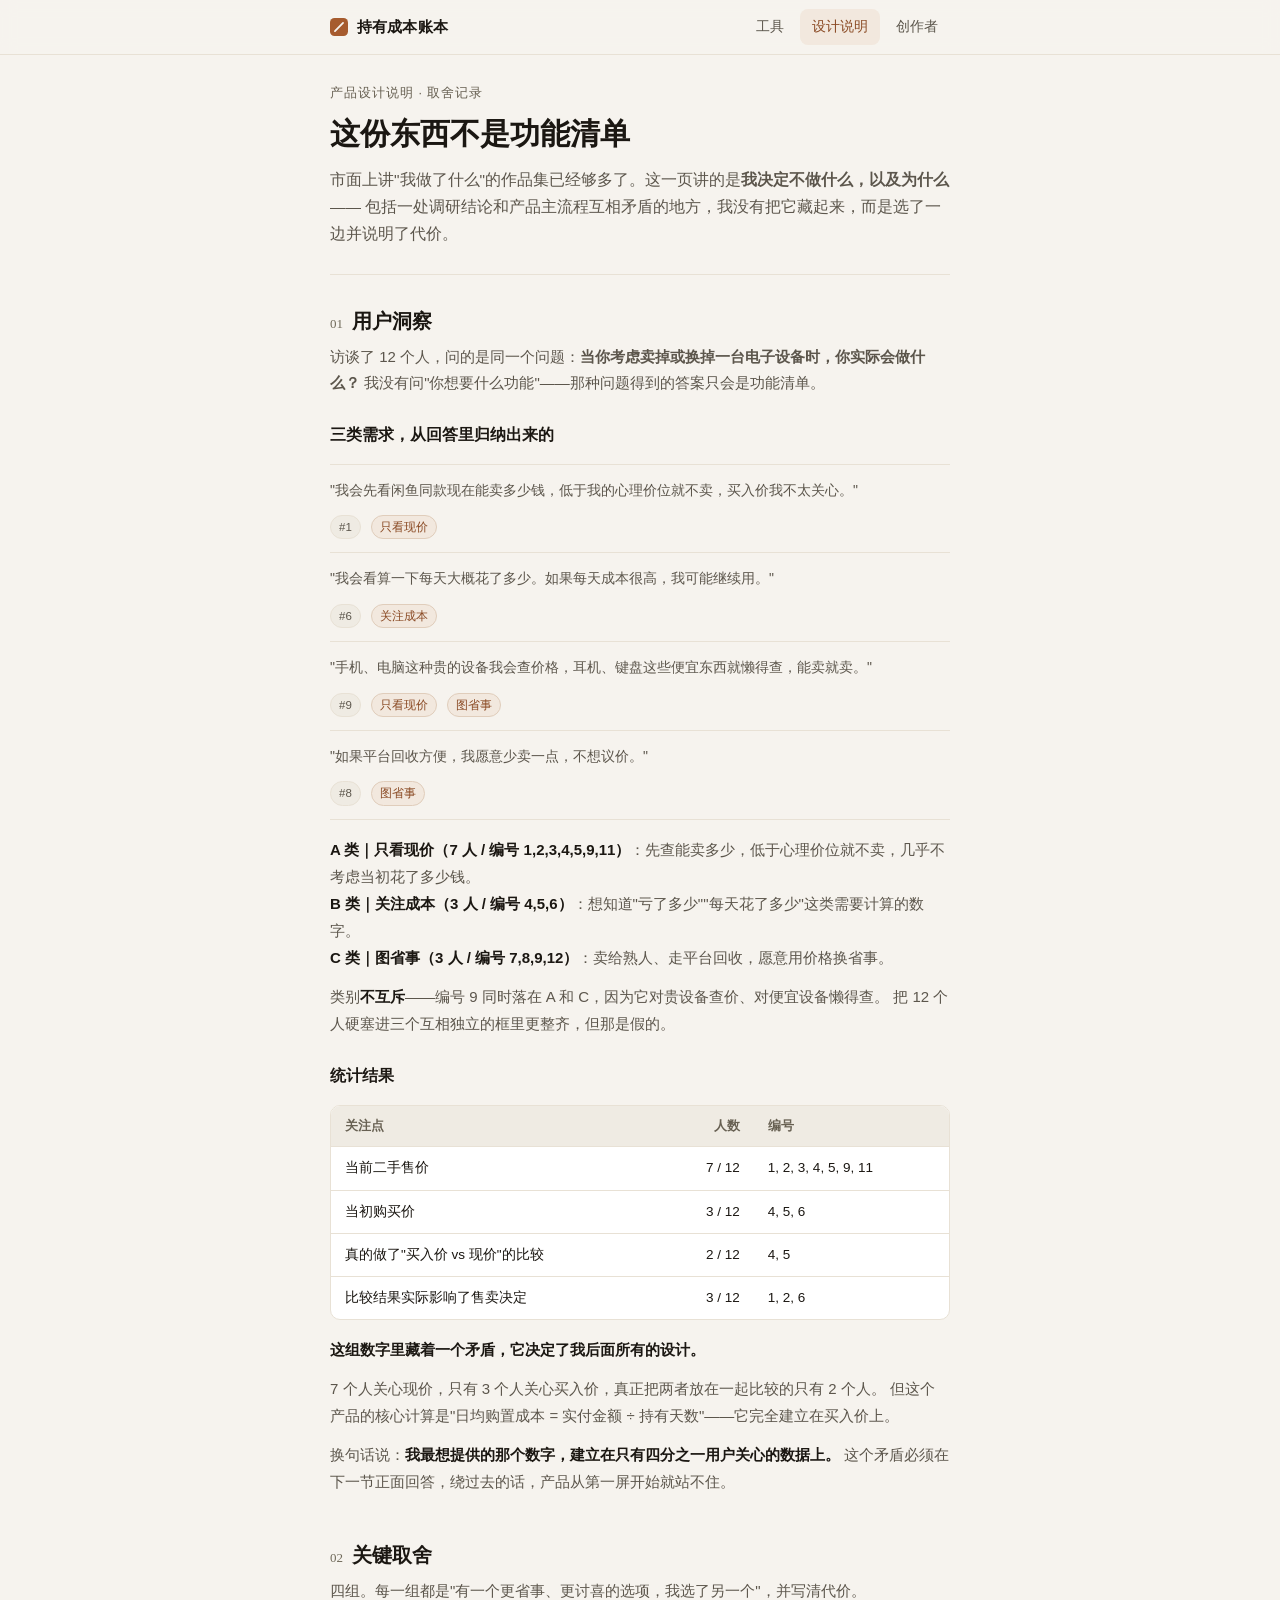
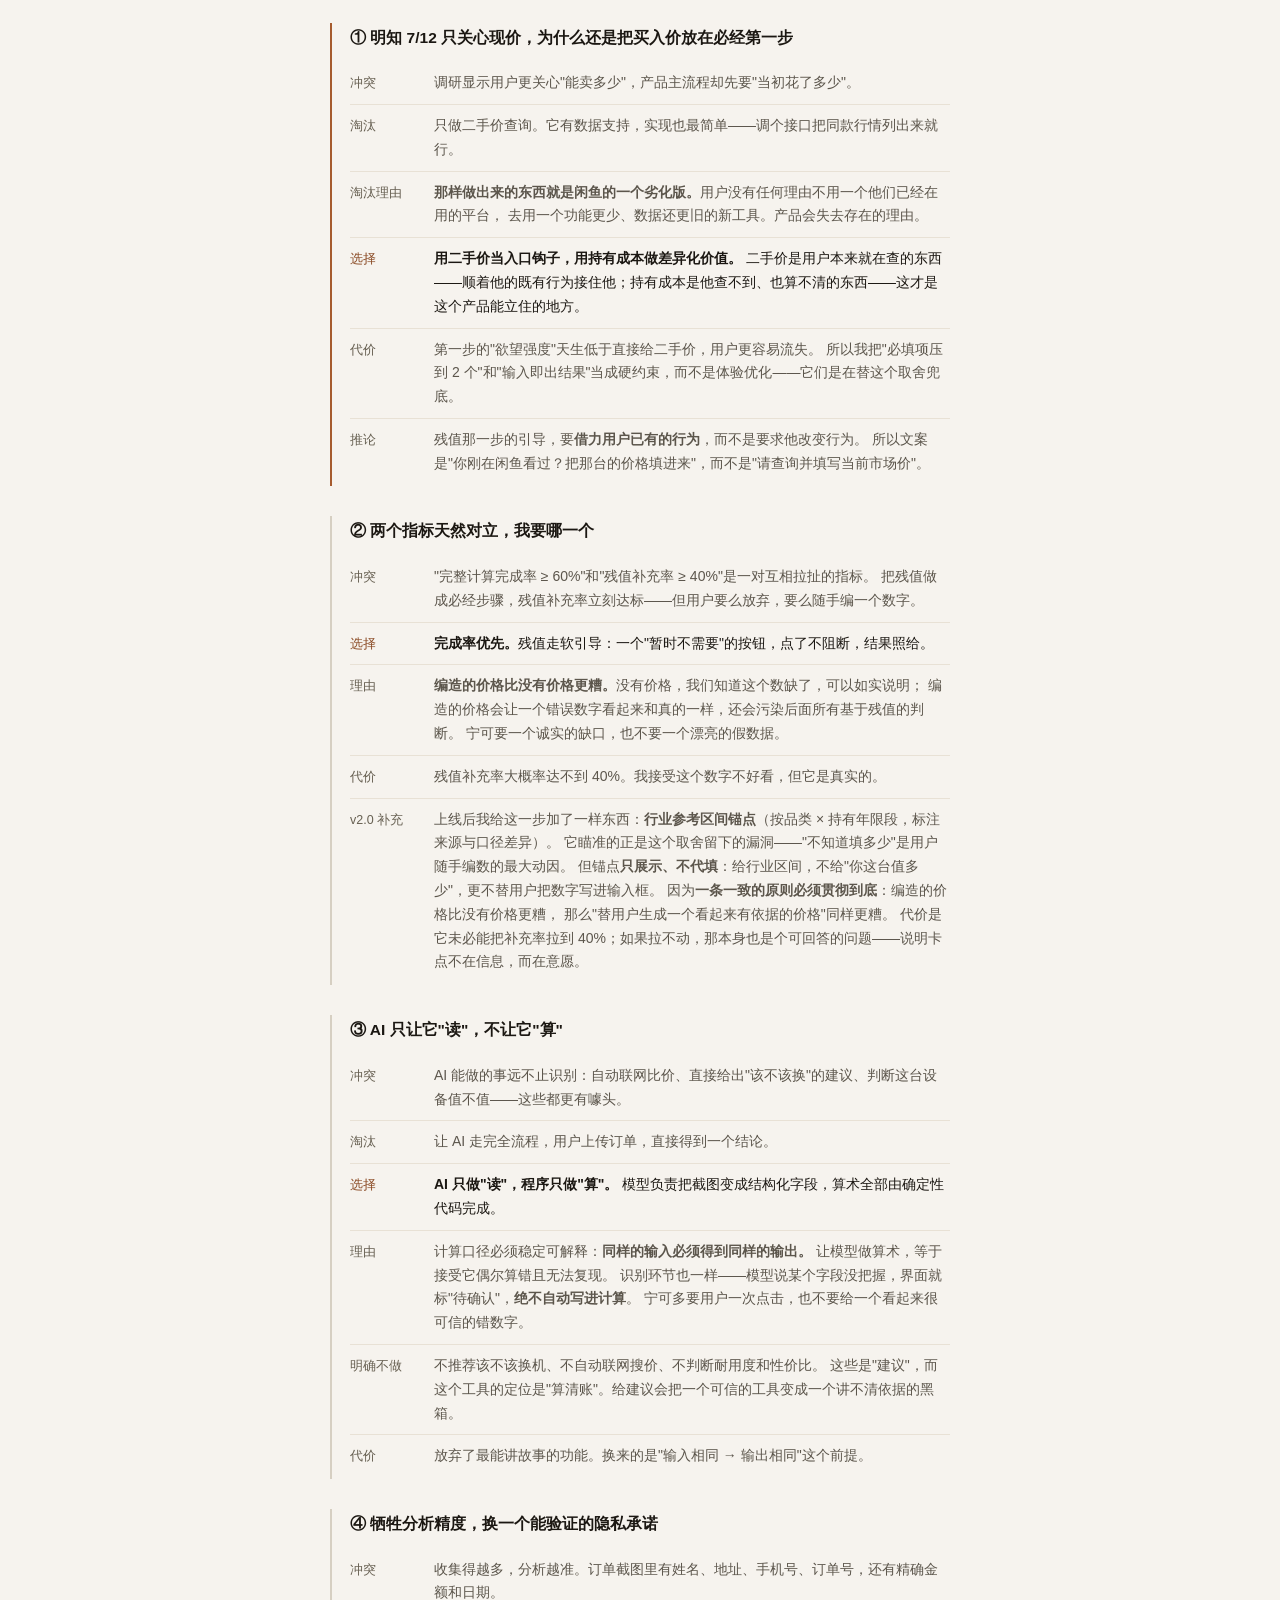
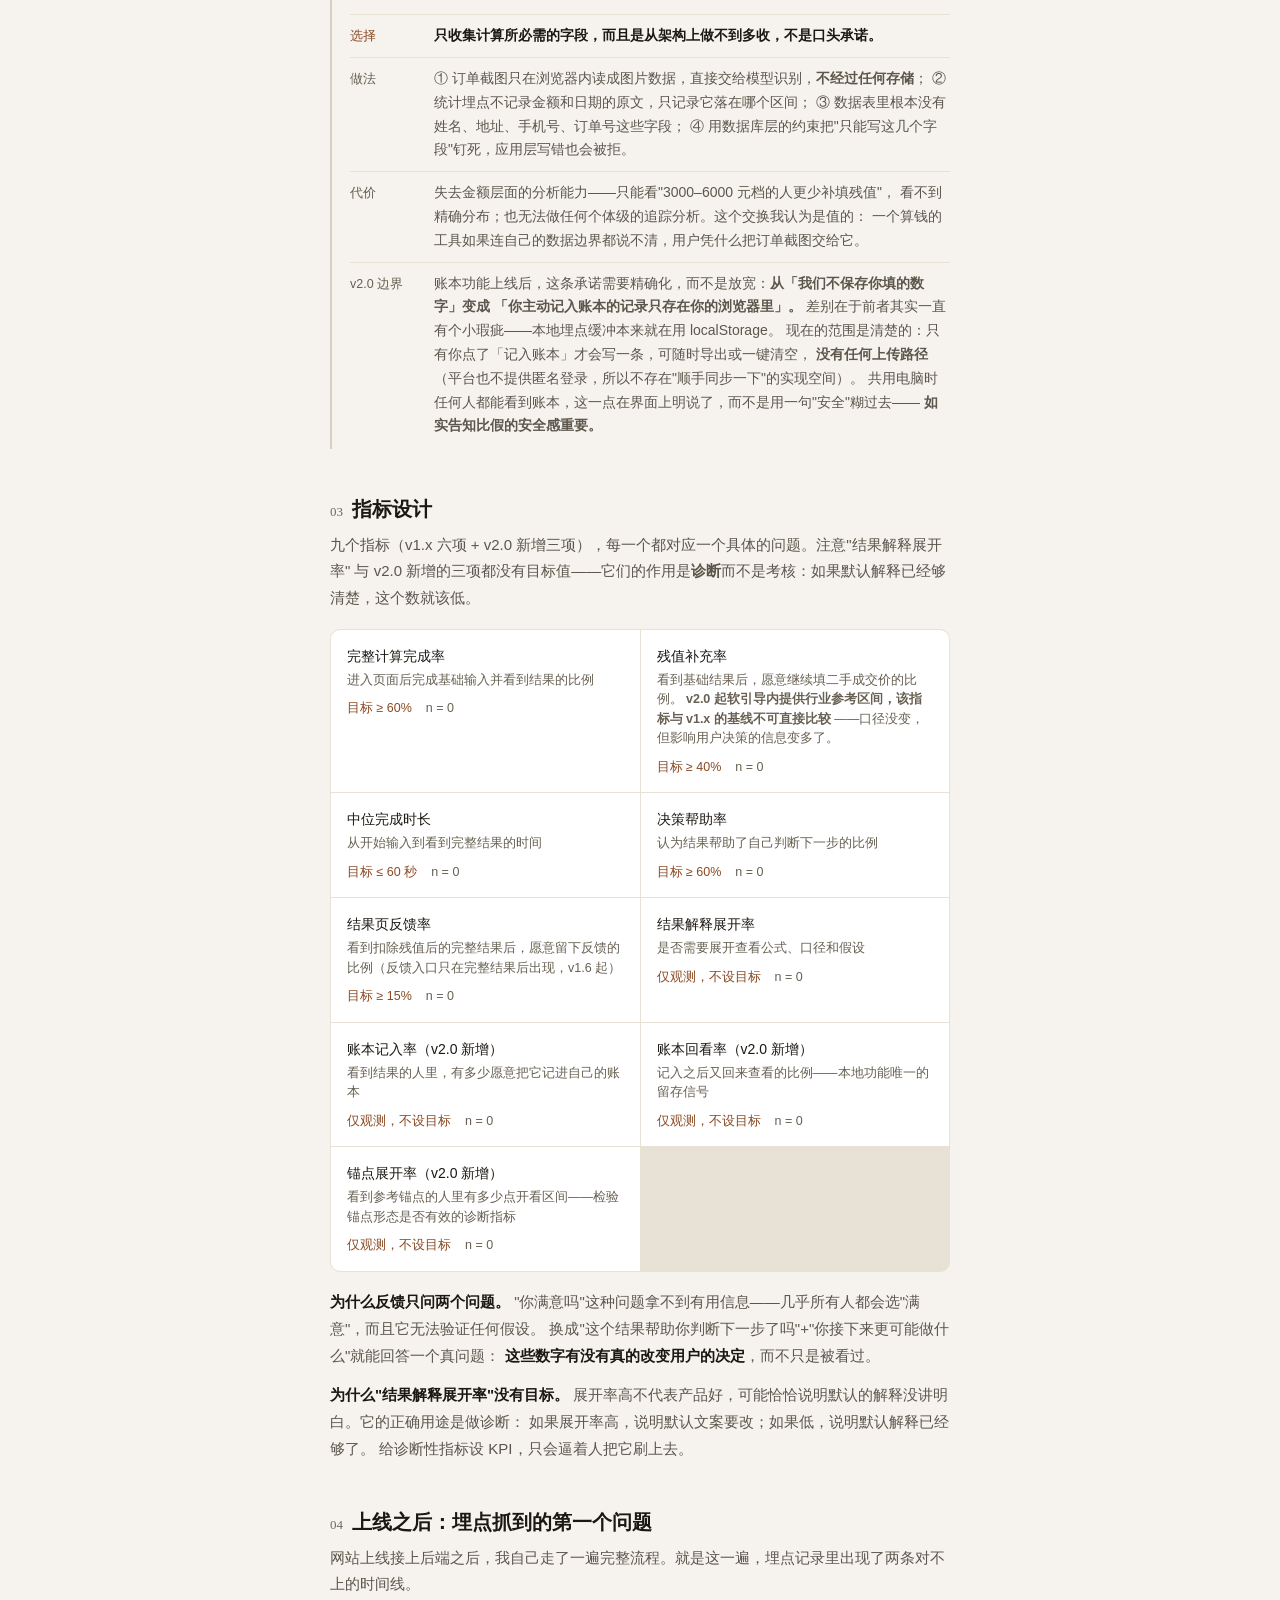
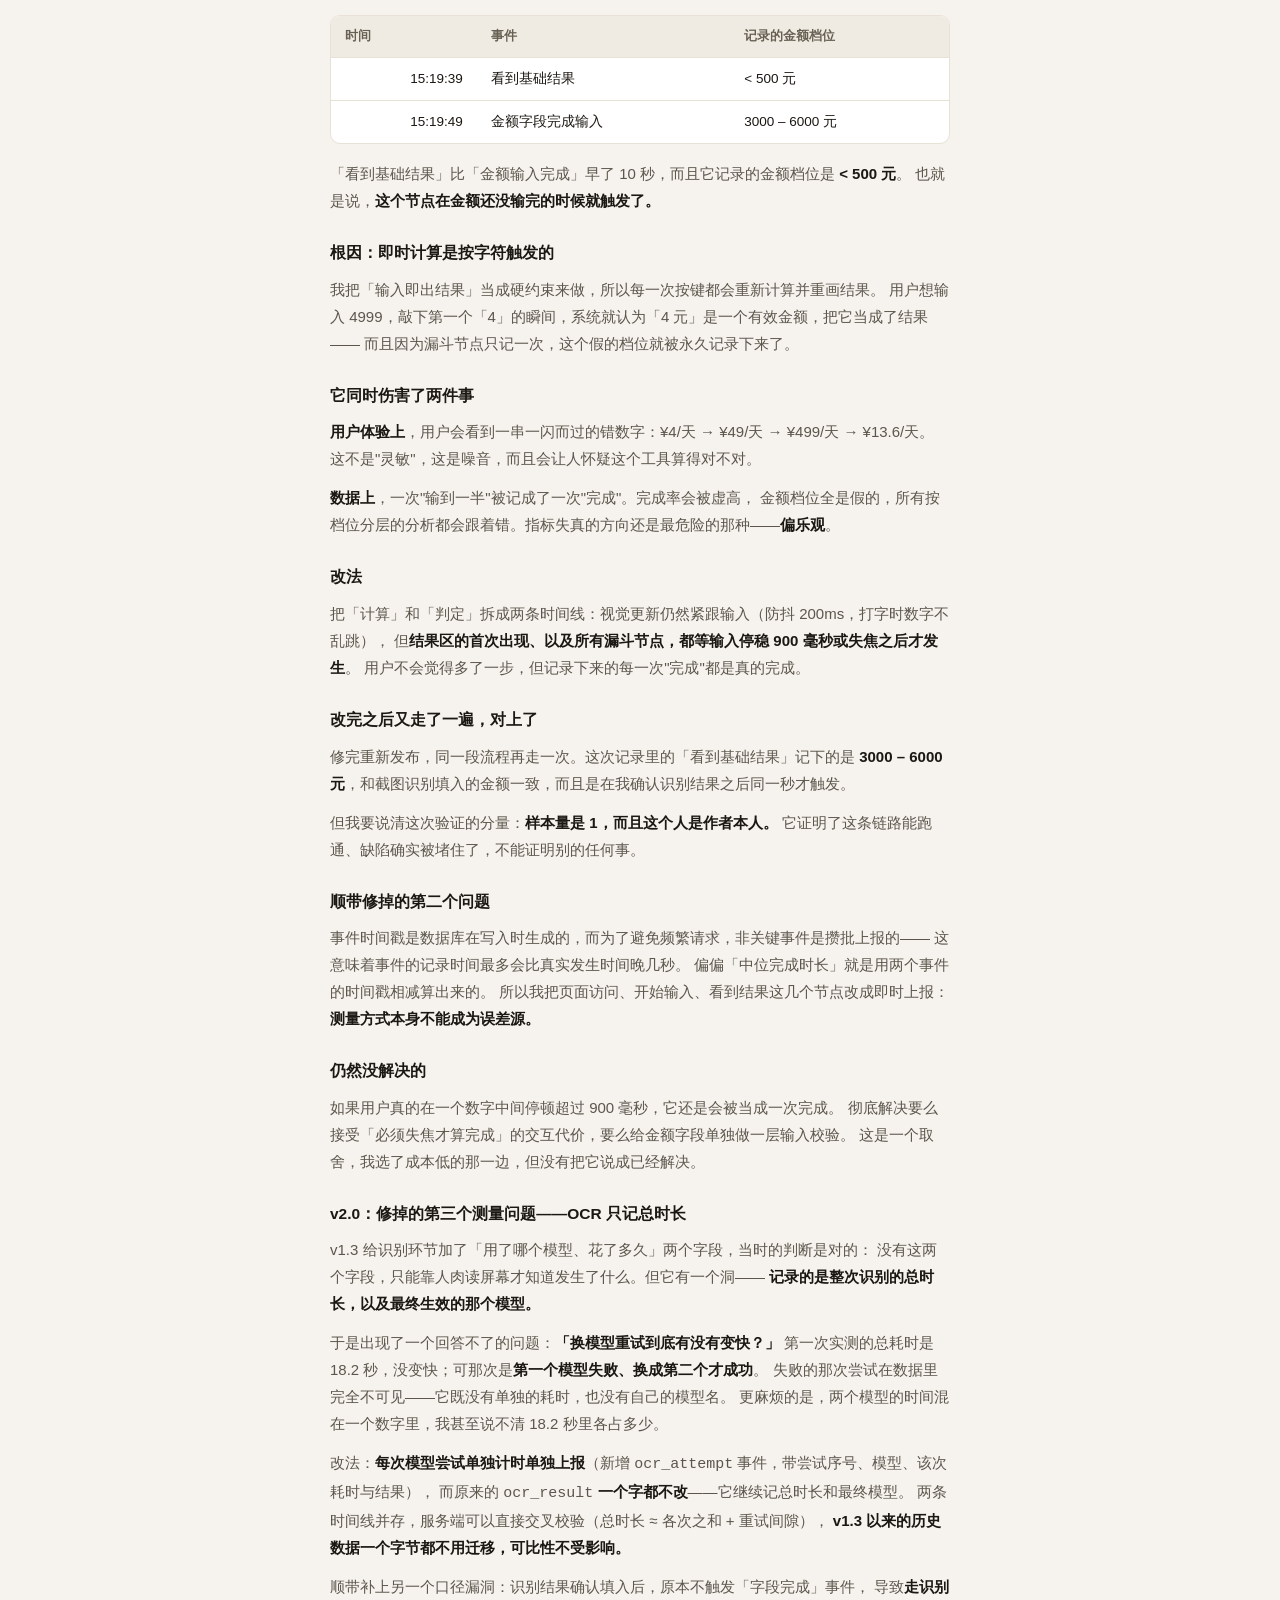
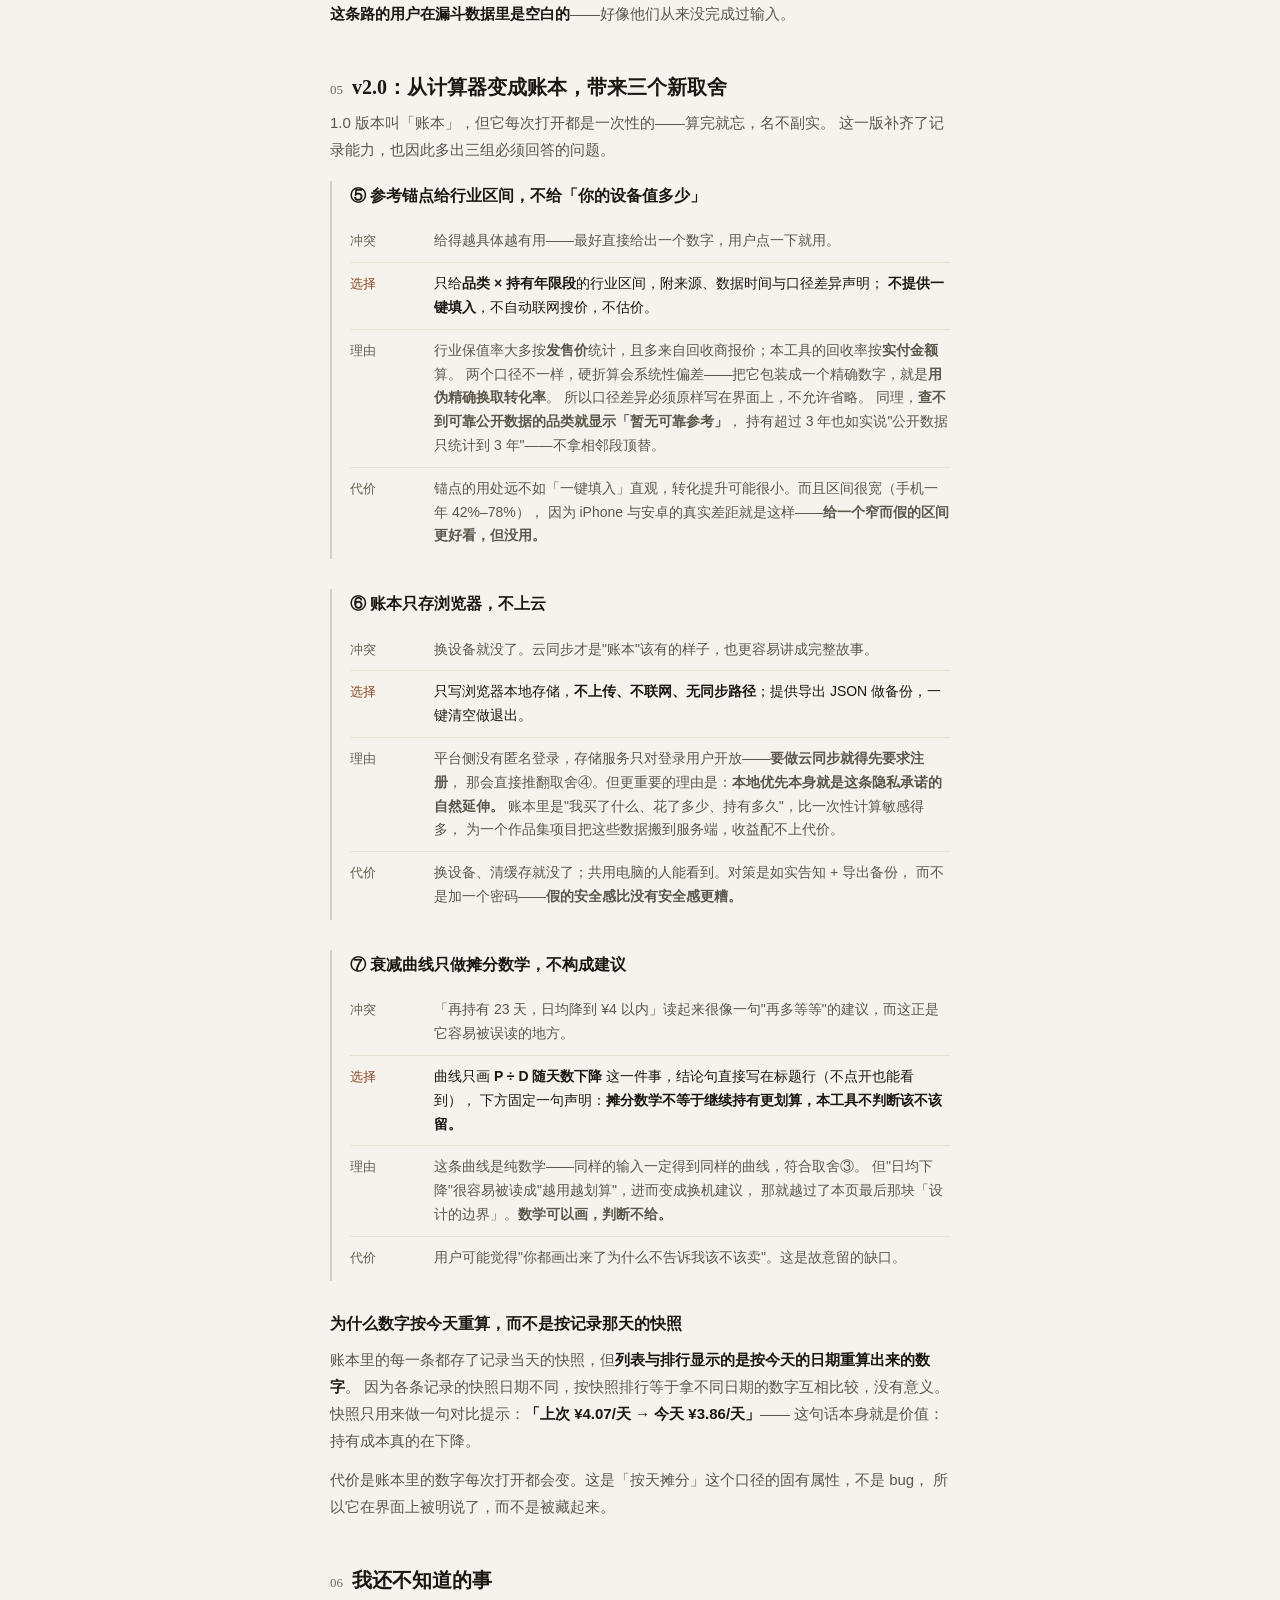
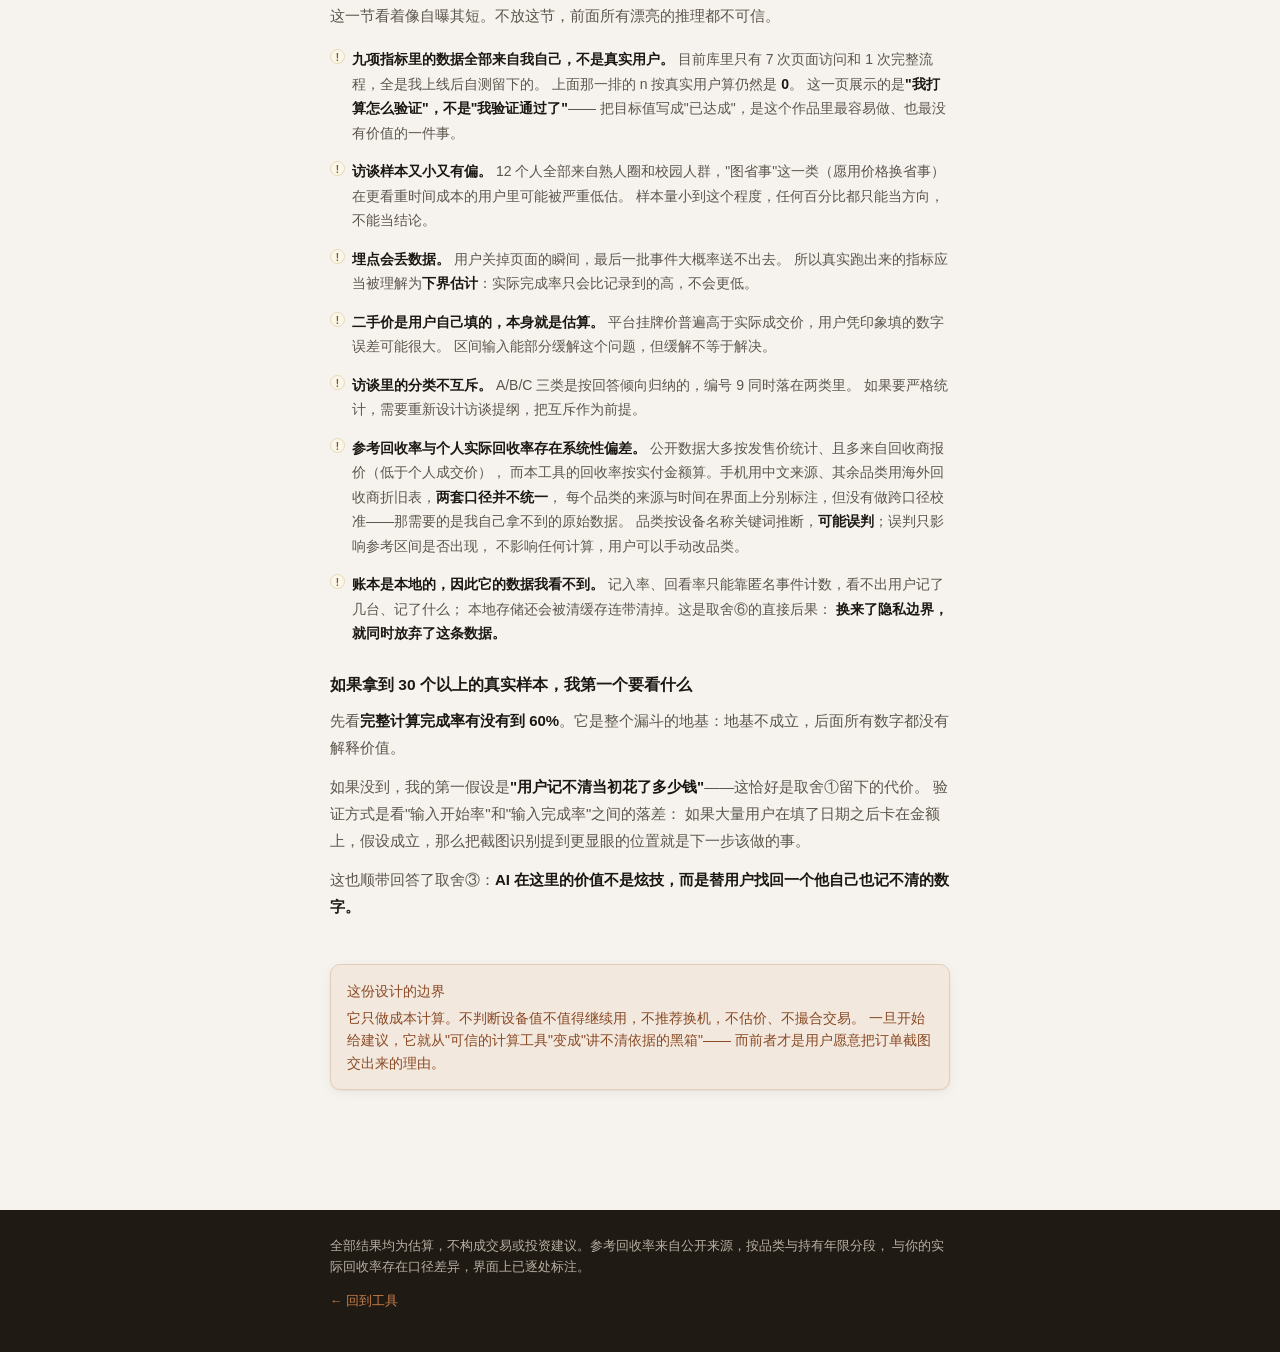
<file: site/design.html>
<!DOCTYPE html>
<html lang="zh-CN">
<head>
<meta charset="utf-8">
<meta name="viewport" content="width=device-width, initial-scale=1, viewport-fit=cover">
<title>设计说明与取舍记录 — 持有成本账本</title>
<meta name="description" content="12 人访谈的三类需求、四组关键取舍、九项指标口径，以及这份设计目前还不知道的事。">
<meta name="theme-color" content="#F6F3EE">
<link rel="icon" type="image/svg+xml" href="favicon.svg">
<link rel="stylesheet" href="assets/css/styles.css?v=2.1.0">
</head>
<body>

<header class="topbar">
  <div class="topbar__inner">
    <a class="brand" href="index.html"><svg class="brand__mark" viewBox="0 0 20 20" aria-hidden="true" focusable="false"><rect width="20" height="20" rx="5" fill="#A65B2E"/><path d="M5.5 14.5L14.5 5.5" stroke="#F6F3EE" stroke-width="2" stroke-linecap="round"/></svg>持有成本账本</a>
    <nav class="nav" aria-label="主导航">
      <a class="nav__link" href="index.html">工具</a>
      <a class="nav__link nav__link--active" href="design.html" aria-current="page">设计说明</a>
      <button type="button" class="nav__link nav__link--creator" id="creator-btn"
              aria-expanded="false" aria-controls="creator">创作者</button>
    </nav>

    <div class="creator" id="creator" hidden>
      <div class="creator__panel" role="dialog" aria-label="创作者信息">
        <div class="creator__head">
          <span class="creator__label">创作者</span>
          <span class="creator__name">WCF</span>
        </div>
        <p class="creator__desc">这是个人作品集项目，欢迎直接反馈</p>
        <a class="creator__mail" href="mailto:chengfengwu50@gmail.com">chengfengwu50@gmail.com</a>
      </div>
    </div>
  </div>
</header>

<main class="page doc">

  <header class="doc__header">
    <div class="doc__kicker">产品设计说明 · 取舍记录</div>
    <h1 class="doc__title">这份东西不是功能清单</h1>
    <p class="doc__lead">
      市面上讲"我做了什么"的作品集已经够多了。这一页讲的是<strong>我决定不做什么，以及为什么</strong>——
      包括一处调研结论和产品主流程互相矛盾的地方，我没有把它藏起来，而是选了一边并说明了代价。
    </p>
  </header>

  <!-- ============================ 01 用户洞察 ============================ -->
  <section class="doc__section">
    <h2 class="doc__h2"><span class="doc__h2-num">01</span>用户洞察</h2>
    <p class="doc__intro">
      访谈了 12 个人，问的是同一个问题：<strong>当你考虑卖掉或换掉一台电子设备时，你实际会做什么？</strong>
      我没有问"你想要什么功能"——那种问题得到的答案只会是功能清单。
    </p>

    <div class="doc__body">
      <h3 class="doc__h3">三类需求，从回答里归纳出来的</h3>

      <div class="quote-list">
        <div class="quote">
          <p class="quote__text">"我会先看闲鱼同款现在能卖多少钱，低于我的心理价位就不卖，买入价我不太关心。"</p>
          <p class="quote__meta"><span class="tag">#1</span><span class="tag tag--accent">只看现价</span></p>
        </div>
        <div class="quote">
          <p class="quote__text">"我会看算一下每天大概花了多少。如果每天成本很高，我可能继续用。"</p>
          <p class="quote__meta"><span class="tag">#6</span><span class="tag tag--accent">关注成本</span></p>
        </div>
        <div class="quote">
          <p class="quote__text">"手机、电脑这种贵的设备我会查价格，耳机、键盘这些便宜东西就懒得查，能卖就卖。"</p>
          <p class="quote__meta"><span class="tag">#9</span><span class="tag tag--accent">只看现价</span><span class="tag tag--accent">图省事</span></p>
        </div>
        <div class="quote">
          <p class="quote__text">"如果平台回收方便，我愿意少卖一点，不想议价。"</p>
          <p class="quote__meta"><span class="tag">#8</span><span class="tag tag--accent">图省事</span></p>
        </div>
      </div>

      <p>
        <strong>A 类｜只看现价（7 人 / 编号 1,2,3,4,5,9,11）</strong>：先查能卖多少，低于心理价位就不卖，几乎不考虑当初花了多少钱。<br>
        <strong>B 类｜关注成本（3 人 / 编号 4,5,6）</strong>：想知道"亏了多少""每天花了多少"这类需要计算的数字。<br>
        <strong>C 类｜图省事（3 人 / 编号 7,8,9,12）</strong>：卖给熟人、走平台回收，愿意用价格换省事。
      </p>
      <p>
        类别<strong>不互斥</strong>——编号 9 同时落在 A 和 C，因为它对贵设备查价、对便宜设备懒得查。
        把 12 个人硬塞进三个互相独立的框里更整齐，但那是假的。
      </p>

      <h3 class="doc__h3">统计结果</h3>
    </div>

    <div class="table-wrap">
      <table>
        <thead>
          <tr><th>关注点</th><th class="num">人数</th><th>编号</th></tr>
        </thead>
        <tbody>
          <tr><td>当前二手售价</td><td class="num">7 / 12</td><td>1, 2, 3, 4, 5, 9, 11</td></tr>
          <tr><td>当初购买价</td><td class="num">3 / 12</td><td>4, 5, 6</td></tr>
          <tr><td>真的做了"买入价 vs 现价"的比较</td><td class="num">2 / 12</td><td>4, 5</td></tr>
          <tr><td>比较结果实际影响了售卖决定</td><td class="num">3 / 12</td><td>1, 2, 6</td></tr>
        </tbody>
      </table>
    </div>

    <div class="doc__body">
      <p>
        <strong>这组数字里藏着一个矛盾，它决定了我后面所有的设计。</strong>
      </p>
      <p>
        7 个人关心现价，只有 3 个人关心买入价，真正把两者放在一起比较的只有 2 个人。
        但这个产品的核心计算是"日均购置成本 = 实付金额 ÷ 持有天数"——它完全建立在买入价上。
      </p>
      <p>
        换句话说：<strong>我最想提供的那个数字，建立在只有四分之一用户关心的数据上。</strong>
        这个矛盾必须在下一节正面回答，绕过去的话，产品从第一屏开始就站不住。
      </p>
    </div>
  </section>

  <!-- ============================ 02 取舍 ============================ -->
  <section class="doc__section">
    <h2 class="doc__h2"><span class="doc__h2-num">02</span>关键取舍</h2>
    <p class="doc__intro">
      四组。每一组都是"有一个更省事、更讨喜的选项，我选了另一个"，并写清代价。
    </p>

    <div class="tradeoff tradeoff--key">
      <h3 class="tradeoff__title">① 明知 7/12 只关心现价，为什么还是把买入价放在必经第一步</h3>
      <dl>
        <div class="tradeoff__row">
          <dt>冲突</dt>
          <dd>调研显示用户更关心"能卖多少"，产品主流程却先要"当初花了多少"。</dd>
        </div>
        <div class="tradeoff__row">
          <dt>淘汰</dt>
          <dd>只做二手价查询。它有数据支持，实现也最简单——调个接口把同款行情列出来就行。</dd>
        </div>
        <div class="tradeoff__row">
          <dt>淘汰理由</dt>
          <dd>
            <strong>那样做出来的东西就是闲鱼的一个劣化版。</strong>用户没有任何理由不用一个他们已经在用的平台，
            去用一个功能更少、数据还更旧的新工具。产品会失去存在的理由。
          </dd>
        </div>
        <div class="tradeoff__row tradeoff__row--choice">
          <dt>选择</dt>
          <dd>
            <strong>用二手价当入口钩子，用持有成本做差异化价值。</strong>
            二手价是用户本来就在查的东西——顺着他的既有行为接住他；持有成本是他查不到、也算不清的东西——这才是这个产品能立住的地方。
          </dd>
        </div>
        <div class="tradeoff__row">
          <dt>代价</dt>
          <dd>
            第一步的"欲望强度"天生低于直接给二手价，用户更容易流失。
            所以我把"必填项压到 2 个"和"输入即出结果"当成硬约束，而不是体验优化——它们是在替这个取舍兜底。
          </dd>
        </div>
        <div class="tradeoff__row">
          <dt>推论</dt>
          <dd>
            残值那一步的引导，要<strong>借力用户已有的行为</strong>，而不是要求他改变行为。
            所以文案是"你刚在闲鱼看过？把那台的价格填进来"，而不是"请查询并填写当前市场价"。
          </dd>
        </div>
      </dl>
    </div>

    <div class="tradeoff">
      <h3 class="tradeoff__title">② 两个指标天然对立，我要哪一个</h3>
      <dl>
        <div class="tradeoff__row">
          <dt>冲突</dt>
          <dd>
            "完整计算完成率 ≥ 60%"和"残值补充率 ≥ 40%"是一对互相拉扯的指标。
            把残值做成必经步骤，残值补充率立刻达标——但用户要么放弃，要么随手编一个数字。
          </dd>
        </div>
        <div class="tradeoff__row tradeoff__row--choice">
          <dt>选择</dt>
          <dd>
            <strong>完成率优先。</strong>残值走软引导：一个"暂时不需要"的按钮，点了不阻断，结果照给。
          </dd>
        </div>
        <div class="tradeoff__row">
          <dt>理由</dt>
          <dd>
            <strong>编造的价格比没有价格更糟。</strong>没有价格，我们知道这个数缺了，可以如实说明；
            编造的价格会让一个错误数字看起来和真的一样，还会污染后面所有基于残值的判断。
            宁可要一个诚实的缺口，也不要一个漂亮的假数据。
          </dd>
        </div>
        <div class="tradeoff__row">
          <dt>代价</dt>
          <dd>残值补充率大概率达不到 40%。我接受这个数字不好看，但它是真实的。</dd>
        </div>
        <div class="tradeoff__row">
          <dt>v2.0 补充</dt>
          <dd>
            上线后我给这一步加了一样东西：<strong>行业参考区间锚点</strong>（按品类 × 持有年限段，标注来源与口径差异）。
            它瞄准的正是这个取舍留下的漏洞——"不知道填多少"是用户随手编数的最大动因。
            但锚点<strong>只展示、不代填</strong>：给行业区间，不给"你这台值多少"，更不替用户把数字写进输入框。
            因为<strong>一条一致的原则必须贯彻到底</strong>：编造的价格比没有价格更糟，
            那么"替用户生成一个看起来有依据的价格"同样更糟。
            代价是它未必能把补充率拉到 40%；如果拉不动，那本身也是个可回答的问题——说明卡点不在信息，而在意愿。
          </dd>
        </div>
      </dl>
    </div>

    <div class="tradeoff">
      <h3 class="tradeoff__title">③ AI 只让它"读"，不让它"算"</h3>
      <dl>
        <div class="tradeoff__row">
          <dt>冲突</dt>
          <dd>
            AI 能做的事远不止识别：自动联网比价、直接给出"该不该换"的建议、判断这台设备值不值——这些都更有噱头。
          </dd>
        </div>
        <div class="tradeoff__row">
          <dt>淘汰</dt>
          <dd>让 AI 走完全流程，用户上传订单，直接得到一个结论。</dd>
        </div>
        <div class="tradeoff__row tradeoff__row--choice">
          <dt>选择</dt>
          <dd>
            <strong>AI 只做"读"，程序只做"算"。</strong>
            模型负责把截图变成结构化字段，算术全部由确定性代码完成。
          </dd>
        </div>
        <div class="tradeoff__row">
          <dt>理由</dt>
          <dd>
            计算口径必须稳定可解释：<strong>同样的输入必须得到同样的输出。</strong>
            让模型做算术，等于接受它偶尔算错且无法复现。
            识别环节也一样——模型说某个字段没把握，界面就标"待确认"，<strong>绝不自动写进计算</strong>。
            宁可多要用户一次点击，也不要给一个看起来很可信的错数字。
          </dd>
        </div>
        <div class="tradeoff__row">
          <dt>明确不做</dt>
          <dd>
            不推荐该不该换机、不自动联网搜价、不判断耐用度和性价比。
            这些是"建议"，而这个工具的定位是"算清账"。给建议会把一个可信的工具变成一个讲不清依据的黑箱。
          </dd>
        </div>
        <div class="tradeoff__row">
          <dt>代价</dt>
          <dd>放弃了最能讲故事的功能。换来的是"输入相同 → 输出相同"这个前提。</dd>
        </div>
      </dl>
    </div>

    <div class="tradeoff">
      <h3 class="tradeoff__title">④ 牺牲分析精度，换一个能验证的隐私承诺</h3>
      <dl>
        <div class="tradeoff__row">
          <dt>冲突</dt>
          <dd>收集得越多，分析越准。订单截图里有姓名、地址、手机号、订单号，还有精确金额和日期。</dd>
        </div>
        <div class="tradeoff__row tradeoff__row--choice">
          <dt>选择</dt>
          <dd><strong>只收集计算所必需的字段，而且是从架构上做不到多收，不是口头承诺。</strong></dd>
        </div>
        <div class="tradeoff__row">
          <dt>做法</dt>
          <dd>
            ① 订单截图只在浏览器内读成图片数据，直接交给模型识别，<strong>不经过任何存储</strong>；
            ② 统计埋点不记录金额和日期的原文，只记录它落在哪个区间；
            ③ 数据表里根本没有姓名、地址、手机号、订单号这些字段；
            ④ 用数据库层的约束把"只能写这几个字段"钉死，应用层写错也会被拒。
          </dd>
        </div>
        <div class="tradeoff__row">
          <dt>代价</dt>
          <dd>
            失去金额层面的分析能力——只能看"3000–6000 元档的人更少补填残值"，
            看不到精确分布；也无法做任何个体级的追踪分析。这个交换我认为是值的：
            一个算钱的工具如果连自己的数据边界都说不清，用户凭什么把订单截图交给它。
          </dd>
        </div>
        <div class="tradeoff__row">
          <dt>v2.0 边界</dt>
          <dd>
            账本功能上线后，这条承诺需要精确化，而不是放宽：<strong>从「我们不保存你填的数字」变成
            「你主动记入账本的记录只存在你的浏览器里」。</strong>
            差别在于前者其实一直有个小瑕疵——本地埋点缓冲本来就在用 localStorage。
            现在的范围是清楚的：只有你点了「记入账本」才会写一条，可随时导出或一键清空，
            <strong>没有任何上传路径</strong>（平台也不提供匿名登录，所以不存在"顺手同步一下"的实现空间）。
            共用电脑时任何人都能看到账本，这一点在界面上明说了，而不是用一句"安全"糊过去——
            <strong>如实告知比假的安全感重要。</strong>
          </dd>
        </div>
      </dl>
    </div>
  </section>

  <!-- ============================ 03 指标 ============================ -->
  <section class="doc__section">
    <h2 class="doc__h2"><span class="doc__h2-num">03</span>指标设计</h2>
    <p class="doc__intro">
      九个指标（v1.x 六项 + v2.0 新增三项），每一个都对应一个具体的问题。注意"结果解释展开率"
      与 v2.0 新增的三项都没有目标值——它们的作用是<strong>诊断</strong>而不是考核：如果默认解释已经够清楚，这个数就该低。
    </p>

    <div class="metric-grid">
      <div class="metric">
        <div class="metric__name">完整计算完成率</div>
        <p class="metric__def">进入页面后完成基础输入并看到结果的比例</p>
        <div class="metric__foot"><span class="metric__target">目标 ≥ 60%</span><span class="metric__n">n = 0</span></div>
      </div>
      <div class="metric">
        <div class="metric__name">残值补充率</div>
        <p class="metric__def">
          看到基础结果后，愿意继续填二手成交价的比例。
          <strong>v2.0 起软引导内提供行业参考区间，该指标与 v1.x 的基线不可直接比较</strong>
          ——口径没变，但影响用户决策的信息变多了。
        </p>
        <div class="metric__foot"><span class="metric__target">目标 ≥ 40%</span><span class="metric__n">n = 0</span></div>
      </div>
      <div class="metric">
        <div class="metric__name">中位完成时长</div>
        <p class="metric__def">从开始输入到看到完整结果的时间</p>
        <div class="metric__foot"><span class="metric__target">目标 ≤ 60 秒</span><span class="metric__n">n = 0</span></div>
      </div>
      <div class="metric">
        <div class="metric__name">决策帮助率</div>
        <p class="metric__def">认为结果帮助了自己判断下一步的比例</p>
        <div class="metric__foot"><span class="metric__target">目标 ≥ 60%</span><span class="metric__n">n = 0</span></div>
      </div>
      <div class="metric">
        <div class="metric__name">结果页反馈率</div>
        <p class="metric__def">看到扣除残值后的完整结果后，愿意留下反馈的比例（反馈入口只在完整结果后出现，v1.6 起）</p>
        <div class="metric__foot"><span class="metric__target">目标 ≥ 15%</span><span class="metric__n">n = 0</span></div>
      </div>
      <div class="metric">
        <div class="metric__name">结果解释展开率</div>
        <p class="metric__def">是否需要展开查看公式、口径和假设</p>
        <div class="metric__foot"><span class="metric__target">仅观测，不设目标</span><span class="metric__n">n = 0</span></div>
      </div>
      <div class="metric">
        <div class="metric__name">账本记入率（v2.0 新增）</div>
        <p class="metric__def">看到结果的人里，有多少愿意把它记进自己的账本</p>
        <div class="metric__foot"><span class="metric__target">仅观测，不设目标</span><span class="metric__n">n = 0</span></div>
      </div>
      <div class="metric">
        <div class="metric__name">账本回看率（v2.0 新增）</div>
        <p class="metric__def">记入之后又回来查看的比例——本地功能唯一的留存信号</p>
        <div class="metric__foot"><span class="metric__target">仅观测，不设目标</span><span class="metric__n">n = 0</span></div>
      </div>
      <div class="metric">
        <div class="metric__name">锚点展开率（v2.0 新增）</div>
        <p class="metric__def">看到参考锚点的人里有多少点开看区间——检验锚点形态是否有效的诊断指标</p>
        <div class="metric__foot"><span class="metric__target">仅观测，不设目标</span><span class="metric__n">n = 0</span></div>
      </div>
    </div>

    <div class="doc__body">
      <p>
        <strong>为什么反馈只问两个问题。</strong>
        "你满意吗"这种问题拿不到有用信息——几乎所有人都会选"满意"，而且它无法验证任何假设。
        换成"这个结果帮助你判断下一步了吗"+"你接下来更可能做什么"就能回答一个真问题：
        <strong>这些数字有没有真的改变用户的决定</strong>，而不只是被看过。
      </p>
      <p>
        <strong>为什么"结果解释展开率"没有目标。</strong>
        展开率高不代表产品好，可能恰恰说明默认的解释没讲明白。它的正确用途是做诊断：
        如果展开率高，说明默认文案要改；如果低，说明默认解释已经够了。
        给诊断性指标设 KPI，只会逼着人把它刷上去。
      </p>
    </div>
  </section>

  <!-- ==================== 04 上线后发现的问题 ==================== -->
  <section class="doc__section">
    <h2 class="doc__h2"><span class="doc__h2-num">04</span>上线之后：埋点抓到的第一个问题</h2>
    <p class="doc__intro">
      网站上线接上后端之后，我自己走了一遍完整流程。就是这一遍，埋点记录里出现了两条对不上的时间线。
    </p>

    <div class="table-wrap">
      <table>
        <thead>
          <tr><th>时间</th><th>事件</th><th>记录的金额档位</th></tr>
        </thead>
        <tbody>
          <tr><td class="num">15:19:39</td><td>看到基础结果</td><td>&lt; 500 元</td></tr>
          <tr><td class="num">15:19:49</td><td>金额字段完成输入</td><td>3000 – 6000 元</td></tr>
        </tbody>
      </table>
    </div>

    <div class="doc__body">
      <p>
        「看到基础结果」比「金额输入完成」早了 10 秒，而且它记录的金额档位是 <strong>&lt; 500 元</strong>。
        也就是说，<strong>这个节点在金额还没输完的时候就触发了。</strong>
      </p>

      <h3 class="doc__h3">根因：即时计算是按字符触发的</h3>
      <p>
        我把「输入即出结果」当成硬约束来做，所以每一次按键都会重新计算并重画结果。
        用户想输入 4999，敲下第一个「4」的瞬间，系统就认为「4 元」是一个有效金额，把它当成了结果——
        而且因为漏斗节点只记一次，这个假的档位就被永久记录下来了。
      </p>

      <h3 class="doc__h3">它同时伤害了两件事</h3>
      <p>
        <strong>用户体验上</strong>，用户会看到一串一闪而过的错数字：¥4/天 → ¥49/天 → ¥499/天 → ¥13.6/天。
        这不是"灵敏"，这是噪音，而且会让人怀疑这个工具算得对不对。
      </p>
      <p>
        <strong>数据上</strong>，一次"输到一半"被记成了一次"完成"。完成率会被虚高，
        金额档位全是假的，所有按档位分层的分析都会跟着错。指标失真的方向还是最危险的那种——<strong>偏乐观</strong>。
      </p>

      <h3 class="doc__h3">改法</h3>
      <p>
        把「计算」和「判定」拆成两条时间线：视觉更新仍然紧跟输入（防抖 200ms，打字时数字不乱跳），
        但<strong>结果区的首次出现、以及所有漏斗节点，都等输入停稳 900 毫秒或失焦之后才发生</strong>。
        用户不会觉得多了一步，但记录下来的每一次"完成"都是真的完成。
      </p>

      <h3 class="doc__h3">改完之后又走了一遍，对上了</h3>
      <p>
        修完重新发布，同一段流程再走一次。这次记录里的「看到基础结果」记下的是
        <strong>3000 – 6000 元</strong>，和截图识别填入的金额一致，而且是在我确认识别结果之后同一秒才触发。
      </p>
      <p>
        但我要说清这次验证的分量：<strong>样本量是 1，而且这个人是作者本人。</strong>
        它证明了这条链路能跑通、缺陷确实被堵住了，不能证明别的任何事。
      </p>

      <h3 class="doc__h3">顺带修掉的第二个问题</h3>
      <p>
        事件时间戳是数据库在写入时生成的，而为了避免频繁请求，非关键事件是攒批上报的——
        这意味着事件的记录时间最多会比真实发生时间晚几秒。
        偏偏「中位完成时长」就是用两个事件的时间戳相减算出来的。
        所以我把页面访问、开始输入、看到结果这几个节点改成即时上报：<strong>测量方式本身不能成为误差源。</strong>
      </p>

      <h3 class="doc__h3">仍然没解决的</h3>
      <p>
        如果用户真的在一个数字中间停顿超过 900 毫秒，它还是会被当成一次完成。
        彻底解决要么接受「必须失焦才算完成」的交互代价，要么给金额字段单独做一层输入校验。
        这是一个取舍，我选了成本低的那一边，但没有把它说成已经解决。
      </p>

      <h3 class="doc__h3">v2.0：修掉的第三个测量问题——OCR 只记总时长</h3>
      <p>
        v1.3 给识别环节加了「用了哪个模型、花了多久」两个字段，当时的判断是对的：
        没有这两个字段，只能靠人肉读屏幕才知道发生了什么。但它有一个洞——
        <strong>记录的是整次识别的总时长，以及最终生效的那个模型。</strong>
      </p>
      <p>
        于是出现了一个回答不了的问题：<strong>「换模型重试到底有没有变快？」</strong>
        第一次实测的总耗时是 18.2 秒，没变快；可那次是<strong>第一个模型失败、换成第二个才成功</strong>。
        失败的那次尝试在数据里完全不可见——它既没有单独的耗时，也没有自己的模型名。
        更麻烦的是，两个模型的时间混在一个数字里，我甚至说不清 18.2 秒里各占多少。
      </p>
      <p>
        改法：<strong>每次模型尝试单独计时单独上报</strong>（新增 <code>ocr_attempt</code> 事件，带尝试序号、模型、该次耗时与结果），
        而原来的 <code>ocr_result</code> <strong>一个字都不改</strong>——它继续记总时长和最终模型。
        两条时间线并存，服务端可以直接交叉校验（总时长 ≈ 各次之和 + 重试间隙），
        <strong>v1.3 以来的历史数据一个字节都不用迁移，可比性不受影响。</strong>
      </p>
      <p>
        顺带补上另一个口径漏洞：识别结果确认填入后，原本不触发「字段完成」事件，
        导致<strong>走识别这条路的用户在漏斗数据里是空白的</strong>——好像他们从来没完成过输入。
      </p>
    </div>
  </section>

  <!-- ==================== 05 v2.0 的新取舍 ==================== -->
  <section class="doc__section">
    <h2 class="doc__h2"><span class="doc__h2-num">05</span>v2.0：从计算器变成账本，带来三个新取舍</h2>
    <p class="doc__intro">
      1.0 版本叫「账本」，但它每次打开都是一次性的——算完就忘，名不副实。
      这一版补齐了记录能力，也因此多出三组必须回答的问题。
    </p>

    <div class="tradeoff">
      <h3 class="tradeoff__title">⑤ 参考锚点给行业区间，不给「你的设备值多少」</h3>
      <dl>
        <div class="tradeoff__row">
          <dt>冲突</dt>
          <dd>给得越具体越有用——最好直接给出一个数字，用户点一下就用。</dd>
        </div>
        <div class="tradeoff__row tradeoff__row--choice">
          <dt>选择</dt>
          <dd>
            只给<strong>品类 × 持有年限段</strong>的行业区间，附来源、数据时间与口径差异声明；
            <strong>不提供一键填入</strong>，不自动联网搜价，不估价。
          </dd>
        </div>
        <div class="tradeoff__row">
          <dt>理由</dt>
          <dd>
            行业保值率大多按<strong>发售价</strong>统计，且多来自回收商报价；本工具的回收率按<strong>实付金额</strong>算。
            两个口径不一样，硬折算会系统性偏差——把它包装成一个精确数字，就是<strong>用伪精确换取转化率</strong>。
            所以口径差异必须原样写在界面上，不允许省略。
            同理，<strong>查不到可靠公开数据的品类就显示「暂无可靠参考」</strong>，
            持有超过 3 年也如实说"公开数据只统计到 3 年"——不拿相邻段顶替。
          </dd>
        </div>
        <div class="tradeoff__row">
          <dt>代价</dt>
          <dd>锚点的用处远不如「一键填入」直观，转化提升可能很小。而且区间很宽（手机一年 42%–78%），
            因为 iPhone 与安卓的真实差距就是这样——<strong>给一个窄而假的区间更好看，但没用。</strong></dd>
        </div>
      </dl>
    </div>

    <div class="tradeoff">
      <h3 class="tradeoff__title">⑥ 账本只存浏览器，不上云</h3>
      <dl>
        <div class="tradeoff__row">
          <dt>冲突</dt>
          <dd>换设备就没了。云同步才是"账本"该有的样子，也更容易讲成完整故事。</dd>
        </div>
        <div class="tradeoff__row tradeoff__row--choice">
          <dt>选择</dt>
          <dd>
            只写浏览器本地存储，<strong>不上传、不联网、无同步路径</strong>；提供导出 JSON 做备份，一键清空做退出。
          </dd>
        </div>
        <div class="tradeoff__row">
          <dt>理由</dt>
          <dd>
            平台侧没有匿名登录，存储服务只对登录用户开放——<strong>要做云同步就得先要求注册</strong>，
            那会直接推翻取舍④。但更重要的理由是：<strong>本地优先本身就是这条隐私承诺的自然延伸。</strong>
            账本里是"我买了什么、花了多少、持有多久"，比一次性计算敏感得多，
            为一个作品集项目把这些数据搬到服务端，收益配不上代价。
          </dd>
        </div>
        <div class="tradeoff__row">
          <dt>代价</dt>
          <dd>换设备、清缓存就没了；共用电脑的人能看到。对策是如实告知 + 导出备份，
            而不是加一个密码——<strong>假的安全感比没有安全感更糟。</strong></dd>
        </div>
      </dl>
    </div>

    <div class="tradeoff">
      <h3 class="tradeoff__title">⑦ 衰减曲线只做摊分数学，不构成建议</h3>
      <dl>
        <div class="tradeoff__row">
          <dt>冲突</dt>
          <dd>「再持有 23 天，日均降到 ¥4 以内」读起来很像一句"再多等等"的建议，而这正是它容易被误读的地方。</dd>
        </div>
        <div class="tradeoff__row tradeoff__row--choice">
          <dt>选择</dt>
          <dd>
            曲线只画 <strong>P ÷ D 随天数下降</strong> 这一件事，结论句直接写在标题行（不点开也能看到），
            下方固定一句声明：<strong>摊分数学不等于继续持有更划算，本工具不判断该不该留。</strong>
          </dd>
        </div>
        <div class="tradeoff__row">
          <dt>理由</dt>
          <dd>
            这条曲线是纯数学——同样的输入一定得到同样的曲线，符合取舍③。
            但"日均下降"很容易被读成"越用越划算"，进而变成换机建议，
            那就越过了本页最后那块「设计的边界」。<strong>数学可以画，判断不给。</strong>
          </dd>
        </div>
        <div class="tradeoff__row">
          <dt>代价</dt>
          <dd>用户可能觉得"你都画出来了为什么不告诉我该不该卖"。这是故意留的缺口。</dd>
        </div>
      </dl>
    </div>

    <div class="doc__body">
      <h3 class="doc__h3">为什么数字按今天重算，而不是按记录那天的快照</h3>
      <p>
        账本里的每一条都存了记录当天的快照，但<strong>列表与排行显示的是按今天的日期重算出来的数字</strong>。
        因为各条记录的快照日期不同，按快照排行等于拿不同日期的数字互相比较，没有意义。
        快照只用来做一句对比提示：<strong>「上次 ¥4.07/天 → 今天 ¥3.86/天」</strong>——
        这句话本身就是价值：持有成本真的在下降。
      </p>
      <p>
        代价是账本里的数字每次打开都会变。这是「按天摊分」这个口径的固有属性，不是 bug，
        所以它在界面上被明说了，而不是被藏起来。
      </p>
    </div>
  </section>

  <!-- ============================ 06 局限 ============================ -->
  <section class="doc__section">
    <h2 class="doc__h2"><span class="doc__h2-num">06</span>我还不知道的事</h2>
    <p class="doc__intro">
      这一节看着像自曝其短。不放这节，前面所有漂亮的推理都不可信。
    </p>

    <div class="limit-list">
      <div class="limit">
        <strong>九项指标里的数据全部来自我自己，不是真实用户。</strong>
        目前库里只有 7 次页面访问和 1 次完整流程，全是我上线后自测留下的。
        上面那一排的 n 按真实用户算仍然是 <strong>0</strong>。
        这一页展示的是<strong>"我打算怎么验证"，不是"我验证通过了"</strong>——
        把目标值写成"已达成"，是这个作品里最容易做、也最没有价值的一件事。
      </div>
      <div class="limit">
        <strong>访谈样本又小又有偏。</strong>
        12 个人全部来自熟人圈和校园人群，"图省事"这一类（愿用价格换省事）
        在更看重时间成本的用户里可能被严重低估。
        样本量小到这个程度，任何百分比都只能当方向，不能当结论。
      </div>
      <div class="limit">
        <strong>埋点会丢数据。</strong>
        用户关掉页面的瞬间，最后一批事件大概率送不出去。
        所以真实跑出来的指标应当被理解为<strong>下界估计</strong>：实际完成率只会比记录到的高，不会更低。
      </div>
      <div class="limit">
        <strong>二手价是用户自己填的，本身就是估算。</strong>
        平台挂牌价普遍高于实际成交价，用户凭印象填的数字误差可能很大。
        区间输入能部分缓解这个问题，但缓解不等于解决。
      </div>
      <div class="limit">
        <strong>访谈里的分类不互斥。</strong>
        A/B/C 三类是按回答倾向归纳的，编号 9 同时落在两类里。
        如果要严格统计，需要重新设计访谈提纲，把互斥作为前提。
      </div>
      <div class="limit">
        <strong>参考回收率与个人实际回收率存在系统性偏差。</strong>
        公开数据大多按发售价统计、且多来自回收商报价（低于个人成交价），
        而本工具的回收率按实付金额算。手机用中文来源、其余品类用海外回收商折旧表，<strong>两套口径并不统一</strong>，
        每个品类的来源与时间在界面上分别标注，但没有做跨口径校准——那需要的是我自己拿不到的原始数据。
        品类按设备名称关键词推断，<strong>可能误判</strong>；误判只影响参考区间是否出现，
        不影响任何计算，用户可以手动改品类。
      </div>
      <div class="limit">
        <strong>账本是本地的，因此它的数据我看不到。</strong>
        记入率、回看率只能靠匿名事件计数，看不出用户记了几台、记了什么；
        本地存储还会被清缓存连带清掉。这是取舍⑥的直接后果：
        <strong>换来了隐私边界，就同时放弃了这条数据。</strong>
      </div>
    </div>

    <div class="doc__body">
      <h3 class="doc__h3">如果拿到 30 个以上的真实样本，我第一个要看什么</h3>
      <p>
        先看<strong>完整计算完成率有没有到 60%</strong>。它是整个漏斗的地基：地基不成立，后面所有数字都没有解释价值。
      </p>
      <p>
        如果没到，我的第一假设是<strong>"用户记不清当初花了多少钱"</strong>——这恰好是取舍①留下的代价。
        验证方式是看"输入开始率"和"输入完成率"之间的落差：
        如果大量用户在填了日期之后卡在金额上，假设成立，那么把截图识别提到更显眼的位置就是下一步该做的事。
      </p>
      <p>
        这也顺带回答了取舍③：<strong>AI 在这里的价值不是炫技，而是替用户找回一个他自己也记不清的数字。</strong>
      </p>
    </div>
  </section>

  <div class="notice notice--accent">
    <div class="notice__title">这份设计的边界</div>
    <p>它只做成本计算。不判断设备值不值得继续用，不推荐换机，不估价、不撮合交易。
       一旦开始给建议，它就从"可信的计算工具"变成"讲不清依据的黑箱"——
       而前者才是用户愿意把订单截图交出来的理由。</p>
  </div>

</main>

<footer class="footer">
  <div class="footer__inner">
    <p>全部结果均为估算，不构成交易或投资建议。参考回收率来自公开来源，按品类与持有年限分段，
       与你的实际回收率存在口径差异，界面上已逐处标注。</p>
    <div class="footer__links">
      <a href="index.html">← 回到工具</a>
    </div>
  </div>
</footer>

<script type="module" src="assets/js/creator.js?v=2.0.0"></script>
</body>
</html>
</file>
<file: site/assets/css/styles.css>
/* ==========================================================================
   持有成本账本 — 样式表
   原则：暖纸底 / 暖墨正文 / 单一铜色强调 / 圆角 8–10px
        移动端优先 / 无装饰渐变（刻度线由 repeating-gradient 生成，纯装饰不承载
        数据含义）/ 无插画 / 无光效
   数字层级：主金额 > 百分比与日均 > 公式与说明
   标题与主数字用宋体栈（--font-display，系统自带，零加载成本）：
   「账本 / 年报」的出版物气质，是 v2.1 视觉升级的支点。
   ========================================================================== */

:root {
  /* 表面与文字（v2.1 墨与铜：暖纸底 + 暖墨正文，去掉原来近乎无存在感的灰蓝） */
  --bg:            #F6F3EE;
  --surface:       #FFFFFF;
  --surface-sunken:#EFEBE3;
  --border:        #E8E1D5;
  --border-strong: #D6CFC2;

  --text:          #1B1712;
  --text-secondary:#5C564C;
  /* muted ≈5.6:1 / faint ≈4.9:1（纸底上实测），均过 WCAG AA 4.5:1；
     说明性文字再小也必须可读——「估算值」「按 N 天摊分」是口径承诺的一部分。
     色值经脚本逐组合校验（含下沉灰底 #EFEBE3 上的 4.53:1 最差组合）。 */
  --text-muted:    #676052;
  --text-faint:    #706A5A;
  /* 仅用于输入占位符等纯装饰场景，不承担语义 */
  --text-placeholder:#A39C90;

  /* 唯一强调色：铜。在纸底上 4.56:1（链接文字过 AA），
     同时承担「账本的铜墨」这个品牌记忆点 */
  --accent:        #A65B2E;
  --accent-dark:   #8A4A24;
  --accent-tint:   #F2E8DE;
  --accent-line:   #E0CDBB;

  /* 状态色（低饱和，只用于提示与错误，不表达涨跌） */
  --warn-text:     #7A5C22;
  --warn-bg:       #FBF6EA;
  --warn-line:     #E8D9B5;
  --error-text:    #8A4A42;
  --error-bg:      #FBF1EF;
  --error-line:    #E8CBC6;

  /* 尺寸 */
  --radius:        10px;
  --radius-sm:     8px;
  --radius-pill:   999px;

  --measure:       660px;
  --gutter:        20px;

  /* 白卡浮在纸底上的暖调阴影——不用纯黑，避免在暖纸上发脏 */
  --shadow-card:   0 1px 2px rgba(62, 44, 26, 0.05), 0 3px 12px rgba(62, 44, 26, 0.06);

  /* 字体：正文用系统无衬线栈；标题与主数字用宋体栈。
     思源宋体（装了就有）/ 宋体 SC（macOS）/ SimSun（Windows 兜底）——
     全部是系统字体，零网络加载，也不破坏「不引入依赖」的约束 */
  --font: -apple-system, BlinkMacSystemFont, "Segoe UI", "PingFang SC",
          "Hiragino Sans GB", "Microsoft YaHei", "Source Han Sans SC",
          "Noto Sans CJK SC", "Helvetica Neue", Arial, sans-serif;
  --font-display: "Source Han Serif SC", "Source Han Serif CN", "Noto Serif SC",
          "Songti SC", "STSong", "SimSun", serif;
  --font-mono: ui-monospace, SFMono-Regular, "SF Mono", Menlo, Consolas,
               "Liberation Mono", monospace;
}

/* 工具页（index.html）桌面双栏需要更宽的版心；design.html 不加 .app，
   保持 660px 的阅读测量宽度 */
body.app { --measure: 1040px; }

/* --------------------------------------------------------------------------
   Reset
   -------------------------------------------------------------------------- */

*, *::before, *::after { box-sizing: border-box; }

/* hidden 属性必须能压过一切布局样式。
   此前 .range-inputs / .btn-row / .btn 的 display 会盖掉浏览器对 [hidden] 的默认
   display:none，导致「一个价格」模式下区间输入框照常显示。逐个打补丁会漏，这里一次收口。 */
[hidden] { display: none !important; }

html {
  -webkit-text-size-adjust: 100%;
  scroll-behavior: smooth;
}

body {
  margin: 0;
  background: var(--bg);
  color: var(--text);
  font-family: var(--font);
  font-size: 15px;
  line-height: 1.65;
  -webkit-font-smoothing: antialiased;
  text-rendering: optimizeLegibility;
}

h1, h2, h3, h4, p, dl, dd, dt, figure, blockquote { margin: 0; }
ul, ol { margin: 0; padding: 0; list-style: none; }
button { font: inherit; color: inherit; }

a { color: var(--accent); text-decoration: none; }
a:hover { text-decoration: underline; text-underline-offset: 2px; }

/* 键盘焦点统一可见（鼠标点击不触发） */
:focus-visible {
  outline: 2px solid var(--accent);
  outline-offset: 2px;
  border-radius: var(--radius-sm);
}
/* 弹层面板被程序化聚焦，不需要自绘焦点框（内部按钮仍有） */
.feedback__panel:focus { outline: none; }

/* --------------------------------------------------------------------------
   顶栏
   -------------------------------------------------------------------------- */

.topbar {
  position: sticky;
  top: 0;
  z-index: 20;
  background: rgba(246, 243, 238, 0.92);
  backdrop-filter: saturate(160%) blur(8px);
  border-bottom: 1px solid var(--border);
}

.topbar__inner {
  max-width: var(--measure);
  margin: 0 auto;
  padding: 0 var(--gutter);
  height: 54px;
  display: flex;
  align-items: center;
  justify-content: space-between;
  gap: 16px;
  position: relative;   /* 创作者浮层的定位上下文 */
}

.brand {
  display: inline-flex;
  align-items: center;
  gap: 9px;
  font-size: 15px;
  font-weight: 600;
  color: var(--text);
  letter-spacing: 0.01em;
  white-space: nowrap;
}
/* 品牌记号：铜色圆角方块 + 一条斜线（「把价格摊到每一天」的斜线母题） */
.brand__mark {
  width: 18px;
  height: 18px;
  flex: 0 0 auto;
  display: block;
}
.brand:hover { text-decoration: none; color: var(--accent); }

.nav { display: flex; gap: 4px; }

.nav__link {
  display: inline-block;
  padding: 6px 12px;
  border-radius: var(--radius-sm);
  font-size: 14px;
  color: var(--text-secondary);
  white-space: nowrap;
}
.nav__link:hover {
  text-decoration: none;
  background: var(--surface-sunken);
  color: var(--text);
}
.nav__link--active {
  background: var(--accent-tint);
  color: var(--accent-dark);
  font-weight: 500;
}

/* 创作者入口：与两个页面链接同构，只是载体是 button */
.nav__link--creator {
  border: 0;
  background: transparent;
  font-family: inherit;
  cursor: pointer;
}
.nav__link--creator[aria-expanded="true"] {
  background: var(--accent-tint);
  color: var(--accent-dark);
  font-weight: 500;
}

/* 创作者浮层：挂在顶栏内，随 sticky 一起走 */
.creator {
  position: absolute;
  top: calc(100% - 4px);
  right: var(--gutter);
  z-index: 30;
}
.creator[hidden] { display: none; }

.creator__panel {
  width: min(300px, calc(100vw - 2 * var(--gutter)));
  background: var(--surface);
  border: 1px solid var(--accent-line);
  border-radius: var(--radius);
  padding: 14px 16px;
  box-shadow: var(--shadow-card);
}
.creator__head {
  display: flex;
  align-items: baseline;
  gap: 8px;
  margin-bottom: 4px;
}
.creator__label {
  font-size: 12px;
  color: var(--text-muted);
  letter-spacing: 0.06em;
}
.creator__name {
  font-size: 14px;
  font-weight: 500;
  color: var(--text);
}
.creator__desc {
  font-size: 12.5px;
  color: var(--text-secondary);
  line-height: 1.6;
}
.creator__mail {
  display: block;
  margin-top: 10px;
  padding-top: 9px;
  border-top: 1px solid var(--border);
  font-size: 12.5px;
  word-break: break-all;
}

/* --------------------------------------------------------------------------
   页面容器
   -------------------------------------------------------------------------- */

.page {
  max-width: var(--measure);
  margin: 0 auto;
  padding: 28px var(--gutter) 72px;
}

.page__title {
  font-family: var(--font-display);
  font-size: 31px;
  line-height: 1.3;
  font-weight: 600;
  letter-spacing: 0;
  margin-bottom: 8px;
}

.page__sub {
  color: var(--text-secondary);
  margin-bottom: 28px;
}

/* --------------------------------------------------------------------------
   首屏双栏（v2.1）：左深色陈述卡 / 右表单列
   深色元素只用在首屏这一处 hero 与页脚——与纸色主体形成「深浅交替」，
   不是整站变黑。卡内的竖纹是账本格线的暗示（纯装饰，7% 透明）。
   -------------------------------------------------------------------------- */

.hero-grid {
  display: grid;
  grid-template-columns: minmax(0, 0.98fr) minmax(0, 1.02fr);
  gap: 26px;
  align-items: stretch;
}

.hero-pitch {
  background-color: #201A14;
  background-image: repeating-linear-gradient(
    90deg, rgba(200, 127, 74, 0.08) 0 1px, transparent 1px 26px);
  border-radius: 16px;
  padding: 34px 32px 30px;
  display: flex;
  flex-direction: column;
  gap: 16px;
}
.hero-pitch__kicker {
  font-size: 11.5px;
  font-weight: 600;
  letter-spacing: 0.08em;
  color: #C87F4A;      /* 亮铜：深底上 5.4:1，过 AA */
}
.hero-pitch .page__title {
  color: #F2EDE5;      /* 纸白：14.8:1 */
  font-size: clamp(28px, 6.5vw, 34px);
  line-height: 1.28;
  margin-bottom: 0;
}
.hero-pitch__sub {
  font-size: 14.5px;
  line-height: 1.75;
  color: #B8AFA2;      /* 7.9:1 */
}

/* 示例读数：先把「输出长什么样」给访客看，再让他自己填 */
.hero-demo {
  margin-top: auto;    /* 推到卡片底部 */
  padding-top: 22px;
  border-top: 1px solid #3A322A;
}
.hero-demo__label {
  font-size: 12px;
  color: #B8AFA2;
  margin-bottom: 6px;
}
.hero-demo__value {
  font-family: var(--font-display);
  font-size: 40px;
  font-weight: 600;
  line-height: 1.1;
  color: #F2EDE5;
  font-variant-numeric: tabular-nums;
}
.hero-demo__value .unit {
  font-size: 14px;
  font-weight: 400;
  color: #B8AFA2;
  margin-left: 5px;
}
.hero-demo__ticks {
  height: 12px;
  margin-top: 14px;
  background-image:
    repeating-linear-gradient(90deg, #C87F4A 0 2px, transparent 2px 90px),
    repeating-linear-gradient(90deg, #4A423A 0 1px, transparent 1px 18px);
  background-repeat: repeat-x;
  background-size: auto 12px, auto 6px;
  background-position: left bottom, left bottom;
}
.hero-pitch__hint {
  font-size: 12px;
  line-height: 1.6;
  color: #B8AFA2;
}

.hero-form {
  display: flex;
  flex-direction: column;
  gap: 14px;
}
.hero-form .ocr { margin-bottom: 0; }

@media (max-width: 880px) {
  .hero-grid { grid-template-columns: 1fr; gap: 16px; }
  .hero-pitch { padding: 26px 22px 24px; border-radius: 14px; }
  .hero-demo { margin-top: 0; }
}

/* 分区之间用发丝线与留白分隔，不做卡片嵌套 */
.section { padding-bottom: 32px; }
.section + .section {
  border-top: 1px solid var(--border);
  padding-top: 32px;
}
.section[hidden] { display: none; }

/* 结果区首次出现：轻量淡入，把「页面变了」变成「结果来了」。
   prefers-reduced-motion 下全局规则会把动画时长压到 ~0，自动失效 */
@keyframes reveal-in {
  from { opacity: 0; transform: translateY(8px); }
  to   { opacity: 1; transform: none; }
}
.reveal-in { animation: reveal-in .28s ease-out; }

/* 分区标题做成铜色小标签（kicker）：三个分区都是流程节点，
   用品牌色标出「现在走到哪一步」 */
.section__title {
  font-size: 12.5px;
  font-weight: 600;
  letter-spacing: 0.08em;
  text-transform: uppercase;
  color: var(--accent);
  margin-bottom: 16px;
}

.section__lead {
  color: var(--text-secondary);
  margin: -8px 0 20px;
}

/* --------------------------------------------------------------------------
   表单
   -------------------------------------------------------------------------- */

.form { display: block; }

/* 表单卡（v2.1）：输入区收进一张白卡，与左侧深色陈述卡成对 */
.form-card {
  background: var(--surface);
  border: 1px solid var(--border);
  border-radius: 14px;
  padding: 24px 24px 18px;
  box-shadow: var(--shadow-card);
}
.form-card .field:last-of-type { margin-bottom: 0; }
.form-card__foot {
  display: flex;
  align-items: center;
  justify-content: space-between;
  gap: 10px;
  flex-wrap: wrap;
  margin-top: 16px;
  padding-top: 14px;
  border-top: 1px solid var(--border);
}
.form-card__hint {
  font-size: 12px;
  color: var(--text-faint);
}
.link-action {
  border: 0;
  background: none;
  padding: 0;
  font-family: inherit;
  font-size: 12.5px;
  color: var(--accent);
  cursor: pointer;
  text-decoration: underline;
  text-underline-offset: 2px;
}
.link-action:hover { color: var(--accent-dark); }

.field { margin-bottom: 22px; }

.field__label {
  display: block;
  font-size: 14px;
  font-weight: 500;
  margin-bottom: 7px;
  color: var(--text);
}

.field__req {
  font-size: 12px;
  color: var(--text-muted);
  font-weight: 400;
  margin-left: 6px;
}

.field__input {
  display: block;
  width: 100%;
  padding: 11px 13px;
  font-family: inherit;
  font-size: 16px;   /* 16px 避免移动端聚焦缩放 */
  line-height: 1.4;
  color: var(--text);
  background: var(--surface);
  border: 1px solid var(--border-strong);
  border-radius: var(--radius);
  transition: border-color .12s ease, box-shadow .12s ease;
  font-variant-numeric: tabular-nums;
}

.field__input::placeholder { color: var(--text-placeholder); }

.field__input:focus {
  outline: none;
  border-color: var(--accent);
  box-shadow: 0 0 0 3px var(--accent-tint);
}

/* 校验状态：错误与提示分别落在可见边框上（金额输入的外框是 .input-affix） */
.field__input.is-invalid,
.input-affix.is-invalid,
.ocr-review__input.is-invalid {
  border-color: var(--error-line);
  background: var(--error-bg);
}
.field__input.is-warn,
.input-affix.is-warn {
  border-color: var(--warn-line);
  background: var(--warn-bg);
}

.field__hint {
  font-size: 12.5px;
  color: var(--text-muted);
  margin-top: 6px;
  line-height: 1.5;
}

.field__error {
  font-size: 12.5px;
  color: var(--error-text);
  margin-top: 6px;
  line-height: 1.5;
}
.field__error[hidden] { display: none; }

/* 带前后缀的金额输入 */
.input-affix {
  display: flex;
  align-items: stretch;
  border: 1px solid var(--border-strong);
  border-radius: var(--radius);
  background: var(--surface);
  overflow: hidden;
  transition: border-color .12s ease, box-shadow .12s ease;
}
.input-affix:focus-within {
  border-color: var(--accent);
  box-shadow: 0 0 0 3px var(--accent-tint);
}
.input-affix__sign {
  display: flex;
  align-items: center;
  padding: 0 2px 0 13px;
  color: var(--text-muted);
  font-size: 16px;
  user-select: none;
}
.input-affix__input {
  flex: 1;
  min-width: 0;
  border: 0;
  background: transparent;
  padding: 11px 13px 11px 5px;
  font-family: inherit;
  font-size: 16px;
  color: var(--text);
  font-variant-numeric: tabular-nums;
}
.input-affix__input:focus { outline: none; }
.input-affix__input::placeholder { color: var(--text-placeholder); }

/* 区间输入 */
.range-inputs {
  display: flex;
  align-items: center;
  gap: 10px;
}
.range-inputs > * { flex: 1; min-width: 0; }
.range-inputs__sep {
  flex: 0 0 auto;
  color: var(--text-muted);
  font-size: 14px;
}

/* 分段选择 */
.segmented {
  display: inline-flex;
  padding: 2px;
  background: var(--surface-sunken);
  border: 1px solid var(--border);
  border-radius: var(--radius);
  gap: 2px;
}
.segmented__btn {
  border: 0;
  background: transparent;
  padding: 9px 16px;   /* ≈40px 总高，接近移动端 44px 触摸目标 */
  border-radius: 5px;
  font-size: 13.5px;
  color: var(--text-secondary);
  cursor: pointer;
  white-space: nowrap;
  transition: background .12s ease, color .12s ease;
}
.segmented__btn:hover { color: var(--text); }
.segmented__btn[aria-pressed="true"] {
  background: var(--surface);
  color: var(--accent-dark);
  font-weight: 500;
  box-shadow: 0 1px 2px rgba(62, 44, 26, 0.08);
}

/* --------------------------------------------------------------------------
   按钮
   -------------------------------------------------------------------------- */

.btn {
  display: inline-flex;
  align-items: center;
  justify-content: center;
  gap: 7px;
  padding: 11px 18px;
  border-radius: var(--radius);
  border: 1px solid transparent;
  font-size: 15px;
  font-weight: 500;
  cursor: pointer;
  transition: background .12s ease, border-color .12s ease, color .12s ease;
  text-align: center;
}
.btn:hover { text-decoration: none; }

.btn--primary {
  background: var(--accent);
  color: #fff;
}
.btn--primary:hover { background: var(--accent-dark); }

.btn--ghost {
  background: var(--surface);
  border-color: var(--border-strong);
  color: var(--text);
}
.btn--ghost:hover { background: var(--surface-sunken); }

.btn--quiet {
  background: transparent;
  color: var(--text-secondary);
  padding: 10px 14px;   /* ≈43px 总高，移动端可点 */
  font-size: 14px;
}
.btn--quiet:hover { color: var(--text); background: var(--surface-sunken); }

.btn--block { width: 100%; }
.btn[disabled] { opacity: .5; cursor: not-allowed; }

.btn-row {
  display: flex;
  flex-wrap: wrap;
  gap: 10px;
  align-items: center;
  margin-top: 4px;
}

/* --------------------------------------------------------------------------
   结果区
   -------------------------------------------------------------------------- */

/* 读数面板（v2.1）：数字、刻度、曲线同装在一张白卡里——
   「当前持有成本」成为一个完整的读数，而不是散落在纸面上的几段 */
.reading-panel {
  background: var(--surface);
  border: 1px solid var(--border);
  border-radius: 14px;
  padding: 26px 26px 24px;
  box-shadow: var(--shadow-card);
}
/* 面板内部不再嵌套投影（盒中盒会发脏），层级交给边框与分隔线 */
.reading-panel .stats,
.reading-panel .notice { box-shadow: none; }

@media (max-width: 560px) {
  .reading-panel { padding: 20px 18px 18px; border-radius: 12px; }
  .form-card { padding: 20px 18px 16px; border-radius: 12px; }
}

/* 主数字：金额最大 */
.result-hero {
  padding: 4px 0 20px;
}
.result-hero__label {
  font-size: 13px;
  color: var(--text-muted);
  margin-bottom: 6px;
}
.result-hero__value {
  font-family: var(--font-display);
  font-size: clamp(34px, 9.5vw, 56px);
  line-height: 1.1;
  font-weight: 600;
  letter-spacing: -0.01em;
  font-variant-numeric: tabular-nums;
  color: var(--text);
}
.result-hero__value .unit {
  font-size: 18px;
  font-weight: 400;
  color: var(--text-muted);
  margin-left: 6px;
  letter-spacing: 0;
}
.result-hero__note {
  font-size: 12.5px;
  color: var(--text-muted);
  margin-top: 8px;
}

/* 时间刻度线：「日均」的语义是「每天」，用一条刻度尺把它画出来。
   纯装饰（aria-hidden），长度与密度均不对应真实数值——数据可视化仍然
   只有下方那条真实的衰减曲线；这条线只承担「时间在走」的品牌符号角色。 */
.result-hero__ticks {
  height: 14px;
  margin-top: 16px;
  background-image:
    repeating-linear-gradient(90deg, var(--accent) 0 2px, transparent 2px 90px),
    repeating-linear-gradient(90deg, var(--accent-line) 0 1px, transparent 1px 18px);
  background-repeat: repeat-x;
  background-size: auto 14px, auto 7px;
  background-position: left bottom, left bottom;
}

/* 分区 C（扣除残值后）是流程的终点与差异化价值所在，视觉权重要高于中间产物：
   数字更大 + 左侧 3px 铜色竖条（复用 design.html「竖线 = 关键」的既有语言）。
   clamp 兜底移动端：区间形态（¥2,000 – ¥5,000，16+ 字符）在窄屏缩到
   36px 仍不溢出（360px 屏可用宽 ≈320px，宋体数字 0.5em 宽，16 字符 ≈288px） */
.result-hero--final {
  border-left: 3px solid var(--accent);
  padding-left: 16px;
}
.result-hero--final .result-hero__value {
  font-size: clamp(36px, 10vw, 60px);
}

/* 次级指标 */
.stats {
  display: grid;
  grid-template-columns: repeat(2, minmax(0, 1fr));
  gap: 1px;
  background: var(--border);
  border: 1px solid var(--border);
  border-radius: var(--radius);
  overflow: hidden;
  box-shadow: var(--shadow-card);
}
.stats--three { grid-template-columns: repeat(3, minmax(0, 1fr)); }

.stat {
  background: var(--surface);
  padding: 14px 15px;
}
.stat__label {
  font-size: 12.5px;
  color: var(--text-muted);
  margin-bottom: 4px;
}
.stat__value {
  font-size: 21px;
  font-weight: 600;
  letter-spacing: -0.01em;
  font-variant-numeric: tabular-nums;
  color: var(--text);
}
.stat__value--muted {
  color: var(--text-muted);
  font-size: 17px;
  font-weight: 400;
}
.stat__sub {
  font-size: 12px;
  color: var(--text-faint);
  margin-top: 2px;
  font-variant-numeric: tabular-nums;
}

/* 未计入残值的说明块（替代显示 0 元） */
.notice {
  border: 1px solid var(--border);
  border-radius: var(--radius);
  padding: 15px 16px;
  background: var(--surface);
  font-size: 14px;
  color: var(--text-secondary);
  line-height: 1.6;
  box-shadow: var(--shadow-card);
}
.notice__title {
  font-weight: 500;
  color: var(--text);
  margin-bottom: 4px;
}
.notice--accent {
  background: var(--accent-tint);
  border-color: var(--accent-line);
  color: var(--accent-dark);
}
.notice--accent .notice__title { color: var(--accent-dark); }
.notice--warn {
  background: var(--warn-bg);
  border-color: var(--warn-line);
  color: var(--warn-text);
}
.notice--warn .notice__title { color: var(--warn-text); }

.notice + .notice { margin-top: 10px; }

/* 残值引导 */
.residual-call {
  margin-top: 22px;
  padding-top: 20px;
  border-top: 1px solid var(--border);
}
.residual-call__title {
  font-size: 15px;
  font-weight: 600;
  margin-bottom: 5px;
}
.residual-call__desc {
  font-size: 13.5px;
  color: var(--text-secondary);
  margin-bottom: 14px;
  line-height: 1.6;
}

/* 反馈入口：整块可点的强调带。
   此前它是 .btn--quiet 的灰字按钮，和同页的「收起」完全同级，用户扫完结果就跳过。
   现在用 accent 三件套（tint 底 + line 边框 + dark 字）把它抬到与「收起」不同的层级，
   并把位置从页面最底部上移到最终数字下方——刚看到结果时反馈意愿最强。
   不用红：红色在本站是 --error 的语义（"你填错了"），行动号召染红会撞语义。 */
.feedback-entry {
  display: block;
  width: 100%;
  text-align: left;
  margin-top: 24px;
  padding: 13px 16px;
  background: var(--accent-tint);
  border: 1px solid var(--accent-line);
  border-radius: var(--radius);
  color: var(--accent-dark);
  cursor: pointer;
  font-family: inherit;
  transition: background .12s ease, border-color .12s ease;
}
.feedback-entry:hover {
  background: #E9DACB;
  border-color: var(--accent);
}
.feedback-entry__title {
  display: block;
  font-size: 14.5px;
  font-weight: 500;
  line-height: 1.5;
}
.feedback-entry__sub {
  display: block;
  font-size: 12.5px;
  color: var(--text-muted);
  margin-top: 2px;
}

/* --------------------------------------------------------------------------
   可展开的公式与口径
   -------------------------------------------------------------------------- */

.details {
  margin-top: 26px;
  border-top: 1px solid var(--border);
  padding-top: 4px;
}
.details__summary {
  display: flex;
  align-items: center;
  gap: 7px;
  padding: 12px 0;
  font-size: 13.5px;
  color: var(--text-secondary);
  cursor: pointer;
  list-style: none;
  user-select: none;
}
.details__summary::-webkit-details-marker { display: none; }
.details__summary:hover { color: var(--text); }
.details__summary::before {
  content: "";
  width: 0;
  height: 0;
  border-left: 4.5px solid currentColor;
  border-top: 4px solid transparent;
  border-bottom: 4px solid transparent;
  transition: transform .15s ease;
  flex: 0 0 auto;
}
.details[open] > .details__summary::before { transform: rotate(90deg); }

.details__body {
  padding: 4px 0 18px;
  font-size: 13.5px;
  color: var(--text-secondary);
  line-height: 1.75;
}
.details__body > * + * { margin-top: 18px; }

.details__label {
  font-size: 12px;
  font-weight: 600;
  letter-spacing: 0.06em;
  color: var(--text-muted);
  margin-bottom: 9px;
}

.formula-list {
  display: grid;
  gap: 7px;
  font-family: var(--font-mono);
  font-size: 12.5px;
  color: var(--text-secondary);
  background: var(--surface-sunken);
  border-radius: var(--radius-sm);
  padding: 13px 14px;
  overflow-x: auto;
}
.formula-list li { white-space: nowrap; }
.formula-list .formula-list__note {
  white-space: normal;
  font-family: var(--font);
  color: var(--text-muted);
  margin-top: 3px;
}

.assumption-list {
  display: grid;
  gap: 8px;
  font-size: 13px;
  color: var(--text-secondary);
}
.assumption-list li {
  padding-left: 15px;
  position: relative;
  line-height: 1.6;
}
.assumption-list li::before {
  content: "";
  position: absolute;
  left: 3px;
  top: 9px;
  width: 4px;
  height: 4px;
  border-radius: 50%;
  background: var(--border-strong);
}

/* --------------------------------------------------------------------------
   AI 识别入口
   -------------------------------------------------------------------------- */

.ocr {
  border: 1px solid var(--border);
  border-radius: var(--radius);
  background: var(--surface);
  padding: 15px 16px;
  margin-bottom: 26px;
  box-shadow: var(--shadow-card);
}
.ocr__head {
  display: flex;
  align-items: baseline;
  justify-content: space-between;
  gap: 12px;
  flex-wrap: wrap;
}
.ocr__title {
  font-size: 14px;
  font-weight: 500;
}
.ocr__tag {
  font-size: 11.5px;
  color: var(--accent-dark);
  background: var(--accent-tint);
  border-radius: var(--radius-pill);
  padding: 2px 9px;
  white-space: nowrap;
}
.ocr__desc {
  font-size: 13px;
  color: var(--text-secondary);
  margin-top: 5px;
  line-height: 1.6;
}
.ocr__actions {
  display: flex;
  align-items: center;
  gap: 10px;
  flex-wrap: wrap;
  margin-top: 13px;
}
.ocr__filename {
  font-size: 12.5px;
  color: var(--text-muted);
  overflow: hidden;
  text-overflow: ellipsis;
  white-space: nowrap;
  max-width: 100%;
}
.ocr__thumb {
  width: 44px;
  height: 44px;
  object-fit: cover;
  border-radius: var(--radius-sm);
  border: 1px solid var(--border);
  flex: 0 0 auto;
}
.ocr__progress {
  font-size: 13px;
  color: var(--text-secondary);
  margin-top: 11px;
}
.ocr__progress[hidden] { display: none; }

/* 识别进行中的不确定进度条：纯色滑动块，不用渐变（遵守无渐变原则） */
.ocr__progress.is-busy { position: relative; padding-bottom: 11px; }
.ocr__progress.is-busy::before {
  content: "";
  position: absolute;
  left: 0; right: 0; bottom: 0;
  height: 3px;
  border-radius: 2px;
  background: var(--surface-sunken);
}
.ocr__progress.is-busy::after {
  content: "";
  position: absolute;
  bottom: 0;
  height: 3px;
  width: 38%;
  border-radius: 2px;
  background: var(--accent);
  animation: ocr-slide 1.3s ease-in-out infinite;
}
@keyframes ocr-slide {
  from { left: -38%; }
  to   { left: 100%; }
}

.ocr-result {
  margin-top: 14px;
  padding-top: 14px;
  border-top: 1px solid var(--border);
}
.ocr-result[hidden] { display: none; }

.ocr-review {
  display: grid;
  gap: 12px;
  margin-top: 12px;
}
.ocr-review__row {
  display: grid;
  grid-template-columns: 88px minmax(0, 1fr);
  align-items: center;
  gap: 10px;
}
.ocr-review__name {
  font-size: 13px;
  color: var(--text-secondary);
}
.ocr-review__input {
  width: 100%;
  padding: 8px 10px;
  font-family: inherit;
  font-size: 16px;   /* 与主输入一致，避免 iOS 聚焦自动缩放 */
  border: 1px solid var(--border-strong);
  border-radius: var(--radius-sm);
  background: var(--surface);
  color: var(--text);
  font-variant-numeric: tabular-nums;
}
.ocr-review__input:focus {
  outline: none;
  border-color: var(--accent);
  box-shadow: 0 0 0 3px var(--accent-tint);
}
.ocr-review__row--unsure .ocr-review__input {
  border-color: var(--warn-line);
  background: var(--warn-bg);
}
.ocr-review__flag {
  font-size: 11.5px;
  color: var(--warn-text);
  margin-left: 6px;
  white-space: nowrap;
}

/* --------------------------------------------------------------------------
   反馈弹层
   -------------------------------------------------------------------------- */

.feedback {
  position: fixed;
  inset: 0;
  z-index: 50;
  display: flex;
  align-items: flex-end;
  justify-content: center;
  padding: 0;
  background: rgba(27, 23, 18, 0.32);
}
.feedback[hidden] { display: none; }

@media (min-width: 560px) {
  .feedback { align-items: center; padding: 24px; }
}

.feedback__panel {
  width: 100%;
  max-width: 460px;
  background: var(--surface);
  border: 1px solid var(--border);
  border-radius: var(--radius) var(--radius) 0 0;
  padding: 22px var(--gutter) 26px;
  max-height: 90vh;
  overflow-y: auto;
}
@media (min-width: 560px) {
  .feedback__panel { border-radius: var(--radius); padding: 24px 26px 26px; }
}

.feedback__title {
  font-size: 16px;
  font-weight: 600;
  margin-bottom: 4px;
}
.feedback__desc {
  font-size: 13px;
  color: var(--text-muted);
  margin-bottom: 20px;
}
.feedback__q {
  font-size: 14px;
  font-weight: 500;
  margin-bottom: 10px;
}
.feedback__q-num {
  color: var(--text-muted);
  font-weight: 400;
  margin-right: 5px;
}
.feedback__block + .feedback__block { margin-top: 22px; }

.choice-list { display: grid; gap: 7px; }

.choice {
  display: flex;
  align-items: center;
  gap: 10px;
  padding: 10px 13px;
  border: 1px solid var(--border-strong);
  border-radius: var(--radius-sm);
  background: var(--surface);
  cursor: pointer;
  font-size: 14px;
  text-align: left;
  width: 100%;
  transition: border-color .12s ease, background .12s ease;
}
.choice:hover { border-color: var(--text-faint); }
.choice[aria-pressed="true"] {
  border-color: var(--accent);
  background: var(--accent-tint);
  color: var(--accent-dark);
}
.choice__dot {
  width: 15px;
  height: 15px;
  border-radius: 50%;
  border: 1.5px solid var(--border-strong);
  flex: 0 0 auto;
  position: relative;
  transition: border-color .12s ease;
}
.choice[aria-pressed="true"] .choice__dot { border-color: var(--accent); }
.choice[aria-pressed="true"] .choice__dot::after {
  content: "";
  position: absolute;
  inset: 3px;
  border-radius: 50%;
  background: var(--accent);
}

.feedback__actions {
  display: flex;
  gap: 10px;
  align-items: center;
  margin-top: 24px;
}
.feedback__actions .btn--primary { flex: 1; }

/* --------------------------------------------------------------------------
   设计说明页
   -------------------------------------------------------------------------- */

.doc { max-width: var(--measure); }

.doc__header {
  padding-bottom: 26px;
  border-bottom: 1px solid var(--border);
  margin-bottom: 30px;
}
.doc__kicker {
  font-size: 12.5px;
  letter-spacing: 0.08em;
  text-transform: uppercase;
  color: var(--text-muted);
  margin-bottom: 10px;
}
.doc__title {
  font-family: var(--font-display);
  font-size: 30px;
  line-height: 1.35;
  font-weight: 600;
  letter-spacing: 0;
  margin-bottom: 12px;
}
.doc__lead {
  font-size: 15.5px;
  color: var(--text-secondary);
  line-height: 1.75;
}

.doc__section { margin-bottom: 44px; }

.doc__h2 {
  font-family: var(--font-display);
  font-size: 20px;
  font-weight: 600;
  letter-spacing: 0;
  margin-bottom: 6px;
  display: flex;
  align-items: baseline;
  gap: 9px;
}
.doc__h2-num {
  font-size: 13px;
  color: var(--text-faint);
  font-weight: 500;
  font-variant-numeric: tabular-nums;
}
.doc__intro {
  color: var(--text-secondary);
  margin-bottom: 18px;
  line-height: 1.75;
}

.doc__h3 {
  font-size: 15.5px;
  font-weight: 600;
  margin: 26px 0 10px;
}

.doc p + p { margin-top: 12px; }
.doc__body p { color: var(--text-secondary); line-height: 1.8; }
.doc__body strong { color: var(--text); font-weight: 600; }

/* 取舍条目 */
.tradeoff {
  border-left: 2px solid var(--border-strong);
  padding: 2px 0 2px 18px;
  margin-bottom: 30px;
}
.tradeoff--key { border-left-color: var(--accent); }

.tradeoff__title {
  font-size: 15.5px;
  font-weight: 600;
  margin-bottom: 12px;
}

.tradeoff__row {
  display: grid;
  grid-template-columns: 72px minmax(0, 1fr);
  gap: 12px;
  padding: 9px 0;
  font-size: 14px;
  line-height: 1.7;
  border-bottom: 1px solid var(--border);
}
.tradeoff__row:last-child { border-bottom: 0; }
.tradeoff__row > dt {
  color: var(--text-muted);
  font-size: 12.5px;
  padding-top: 2px;
}
.tradeoff__row > dd { color: var(--text-secondary); }
.tradeoff__row--choice > dd { color: var(--text); }
.tradeoff__row--choice > dt { color: var(--accent-dark); }

/* 数据表 */
.table-wrap {
  overflow-x: auto;
  border: 1px solid var(--border);
  border-radius: var(--radius);
  background: var(--surface);
  margin: 16px 0;
}
table {
  width: 100%;
  border-collapse: collapse;
  font-size: 13.5px;
}
th, td {
  text-align: left;
  padding: 10px 14px;
  border-bottom: 1px solid var(--border);
  vertical-align: top;
}
th {
  font-weight: 600;
  font-size: 12.5px;
  color: var(--text-muted);
  background: var(--surface-sunken);
  white-space: nowrap;
}
tr:last-child td { border-bottom: 0; }
td.num, th.num {
  text-align: right;
  font-variant-numeric: tabular-nums;
  white-space: nowrap;
}

/* 访谈摘录 */
.quote-list { display: grid; gap: 0; margin: 16px 0; }
.quote {
  padding: 13px 0;
  border-bottom: 1px solid var(--border);
  font-size: 14px;
}
.quote:first-child { border-top: 1px solid var(--border); }
.quote__text {
  color: var(--text);
  line-height: 1.7;
}
.quote__meta {
  font-size: 12px;
  color: var(--text-muted);
  margin-top: 5px;
  display: flex;
  gap: 10px;
  flex-wrap: wrap;
}
.tag {
  display: inline-block;
  font-size: 11.5px;
  padding: 1px 8px;
  border-radius: var(--radius-pill);
  background: var(--surface-sunken);
  color: var(--text-secondary);
  border: 1px solid var(--border);
}
.tag--accent {
  background: var(--accent-tint);
  color: var(--accent-dark);
  border-color: var(--accent-line);
}

/* 指标卡 */
.metric-grid { display: grid; gap: 1px; background: var(--border); border: 1px solid var(--border); border-radius: var(--radius); overflow: hidden; margin: 16px 0; }
@media (min-width: 560px) { .metric-grid { grid-template-columns: repeat(2, minmax(0,1fr)); } }
.metric {
  background: var(--surface);
  padding: 15px 16px;
}
.metric__name { font-size: 14px; font-weight: 500; margin-bottom: 3px; }
.metric__def { font-size: 12.5px; color: var(--text-muted); line-height: 1.55; margin-bottom: 8px; }
.metric__foot {
  display: flex;
  gap: 14px;
  font-size: 12.5px;
  font-variant-numeric: tabular-nums;
}
.metric__target { color: var(--accent-dark); }
.metric__n { color: var(--text-muted); }

/* 局限列表 */
.limit-list { display: grid; gap: 14px; margin: 16px 0; }
.limit {
  padding-left: 22px;
  position: relative;
  font-size: 14px;
  line-height: 1.75;
  color: var(--text-secondary);
}
.limit::before {
  content: "!";
  position: absolute;
  left: 0;
  top: 2px;
  width: 15px;
  height: 15px;
  border-radius: 50%;
  border: 1px solid var(--warn-line);
  background: var(--warn-bg);
  color: var(--warn-text);
  font-size: 10px;
  font-weight: 700;
  line-height: 15px;
  text-align: center;
}
.limit strong { color: var(--text); }

/* 页脚：深色收尾，与首屏的深色陈述卡呼应（首尾深、中间纸色） */
.footer {
  margin-top: 48px;
  background: #201A14;
}
.footer__inner {
  max-width: var(--measure);
  margin: 0 auto;
  padding: 26px var(--gutter) 42px;
  font-size: 12.5px;
  color: #B8AFA2;
  line-height: 1.7;
}
.footer__inner p + p { margin-top: 6px; }
.footer strong { color: #F2EDE5; font-weight: 600; }
.footer a { color: #C87F4A; }
.footer a:hover { color: #E0A477; }
.footer__links { margin-top: 12px; display: flex; gap: 14px; flex-wrap: wrap; }

/* 视觉隐藏但可读屏 */
.sr-only {
  position: absolute;
  width: 1px; height: 1px;
  padding: 0; margin: -1px;
  overflow: hidden;
  clip: rect(0 0 0 0);
  white-space: nowrap;
  border: 0;
}

/* --------------------------------------------------------------------------
   v2.0：品类选择、记入账本、衰减曲线、参考锚点、本地账本
   -------------------------------------------------------------------------- */

/* 品类下拉：与输入框同高同宽，保持表单纵向节奏 */
.field__select {
  display: block;
  width: 100%;
  padding: 11px 13px;
  font-family: inherit;
  font-size: 16px;   /* 与输入一致，避免移动端聚焦缩放 */
  line-height: 1.4;
  color: var(--text);
  background: var(--surface);
  border: 1px solid var(--border-strong);
  border-radius: var(--radius);
  appearance: none;
  background-image: linear-gradient(45deg, transparent 50%, var(--text-muted) 50%),
                    linear-gradient(135deg, var(--text-muted) 50%, transparent 50%);
  background-position: calc(100% - 18px) calc(50% + 1px), calc(100% - 13px) calc(50% + 1px);
  background-size: 5px 5px, 5px 5px;
  background-repeat: no-repeat;
  padding-right: 36px;
}
.field__select:focus {
  outline: none;
  border-color: var(--accent);
  box-shadow: 0 0 0 3px var(--accent-tint);
}

/* 记入账本：低调次级动作，不抢结果区的视觉权重 */
.save-row { margin-top: 18px; }
.save-row__note {
  font-size: 12.5px;
  color: var(--text-muted);
  margin-top: 8px;
  line-height: 1.5;
}
.save-row__note[hidden] { display: none; }

/* 衰减曲线：内联 SVG，无图表库。v2.1 起常显（从折叠提到明面）——
   它是本站唯一的真实图形资产，与读数面板形成「数字 + 形状」的组合 */
.curve-block {
  margin-top: 24px;
  padding-top: 22px;
  border-top: 1px solid var(--border);
}
.curve-block__title {
  font-size: 15px;
  font-weight: 600;
  color: var(--text);
  margin-bottom: 4px;
}
.curve-block__summary {
  font-size: 13px;
  line-height: 1.65;
  color: var(--accent-dark);
  margin-bottom: 10px;
}

.curve__svg {
  display: block;
  width: 100%;
  max-width: 720px;    /* 面板变宽后限制图幅，避免轴标签被等比放得过大 */
  height: auto;
  margin: 4px auto 12px;
}
.curve__grid line { stroke: var(--border); stroke-width: 1; stroke-dasharray: 3 5; }
/* 实线段的面积填充（v2.1）：把「已经走过」的部分画实 */
.curve__area { fill: var(--accent); fill-opacity: 0.1; }
.curve__labels text {
  fill: var(--text-muted);
  font-size: 11px;
  font-family: var(--font);
  font-variant-numeric: tabular-nums;
}
.curve__line {
  fill: none;
  stroke: var(--accent);
  stroke-width: 2;
  stroke-linejoin: round;
  stroke-linecap: round;
}
/* 当前点右侧是「如果继续持有」，用虚线区分已发生与假设 */
.curve__line--dashed { stroke-dasharray: 5 4; stroke-opacity: .75; }
.curve__now { stroke: var(--border-strong); stroke-width: 1; stroke-dasharray: 3 3; }
.curve__dot { fill: var(--accent); }
.curve__dot-label {
  fill: var(--text);
  font-size: 12px;
  font-weight: 600;
  font-family: var(--font);
  font-variant-numeric: tabular-nums;
}
.curve__note { font-size: 12.5px; color: var(--text-faint); line-height: 1.6; }

/* 参考锚点：与公式块同层级的弱层级，默认收起 */
.details--hint { margin-top: 14px; }
.benchmark__caliber { color: var(--warn-text); }
.benchmark__source { font-size: 12px; color: var(--text-faint); }

/* 回看提示条 */
.recall-banner {
  border: 1px solid var(--accent-line);
  background: var(--accent-tint);
  border-radius: var(--radius);
  padding: 12px 14px;
  margin-bottom: 20px;
  display: flex;
  align-items: center;
  justify-content: space-between;
  gap: 12px;
  flex-wrap: wrap;
}
.recall-banner p {
  font-size: 13px;
  color: var(--accent-dark);
  line-height: 1.6;
  flex: 1 1 240px;
}

/* 多设备排行 */
.rank {
  border: 1px solid var(--border);
  border-radius: var(--radius);
  background: var(--surface);
  padding: 14px 16px;
  margin-bottom: 16px;
  box-shadow: var(--shadow-card);
}
.rank__title {
  font-size: 14px;
  font-weight: 500;
  color: var(--text);
  margin-bottom: 10px;
}
.rank__list { display: grid; gap: 8px; }
.rank__item {
  display: grid;
  grid-template-columns: 20px minmax(0, 1fr) 96px auto;
  align-items: center;
  gap: 10px;
  font-size: 14px;
}
/* 对比条（v2.1）：把「谁更贵」的相对关系画出来；宽度由 JS 按日均占比写入 */
.rank__bar {
  height: 6px;
  border-radius: 3px;
  background: var(--surface-sunken);
  overflow: hidden;
}
.rank__bar i {
  display: block;
  height: 100%;
  border-radius: 3px;
  background: var(--accent);
  opacity: 0.75;
}
@media (max-width: 559px) {
  .rank__item { grid-template-columns: 20px minmax(0, 1fr) auto; }
  .rank__bar { display: none; }
}
.rank__no {
  font-size: 12px;
  color: var(--text-faint);
  font-variant-numeric: tabular-nums;
}
.rank__name {
  color: var(--text-secondary);
  overflow: hidden;
  text-overflow: ellipsis;
  white-space: nowrap;
}
.rank__daily {
  font-weight: 600;
  font-variant-numeric: tabular-nums;
  color: var(--text);
}
.rank__daily .unit {
  font-size: 11.5px;
  font-weight: 400;
  color: var(--text-muted);
  margin-left: 3px;
}
.rank__note {
  font-size: 12px;
  color: var(--text-faint);
  margin-top: 10px;
  line-height: 1.55;
}

/* 账本列表 */
.history__list {
  display: grid;
  gap: 1px;
  background: var(--border);
  border: 1px solid var(--border);
  border-radius: var(--radius);
  overflow: hidden;
  box-shadow: var(--shadow-card);
}
.history__row {
  background: var(--surface);
  padding: 13px 15px;
  display: grid;
  grid-template-columns: minmax(0, 1fr) auto;
  gap: 10px 14px;
  align-items: center;
}
.history__info {
  display: flex;
  align-items: center;
  gap: 8px;
  min-width: 0;
  flex-wrap: wrap;
}
.history__name {
  font-size: 14.5px;
  font-weight: 500;
  color: var(--text);
  overflow: hidden;
  text-overflow: ellipsis;
  white-space: nowrap;
  max-width: 100%;
}
.history__cat {
  font-size: 11.5px;
  color: var(--text-muted);
  background: var(--surface-sunken);
  border: 1px solid var(--border);
  border-radius: var(--radius-pill);
  padding: 1px 8px;
  white-space: nowrap;
}
.history__nums {
  display: grid;
  gap: 2px;
  justify-items: start;
}
.history__daily {
  font-size: 18px;
  font-weight: 600;
  font-variant-numeric: tabular-nums;
  letter-spacing: -0.01em;
}
.history__daily .unit {
  font-size: 12px;
  font-weight: 400;
  color: var(--text-muted);
  margin-left: 3px;
}
.history__meta,
.history__trend {
  font-size: 12px;
  color: var(--text-muted);
  font-variant-numeric: tabular-nums;
}
.history__trend { color: var(--text-faint); }
.history__ops {
  grid-column: 1 / -1;
  display: flex;
  gap: 6px;
  justify-content: flex-end;
}
@media (min-width: 560px) {
  .history__row { grid-template-columns: minmax(0, 1fr) auto auto; }
  .history__ops { grid-column: auto; }
  /* 账页式数字列（v2.1）：桌面端日均数字右对齐成一列——账本的口径感 */
  .history__nums { justify-items: end; text-align: right; }
}

.history__privacy {
  font-size: 12.5px;
  color: var(--text-faint);
  line-height: 1.65;
  margin-top: 14px;
}
.history__actions { margin-top: 14px; }
.history__confirm {
  display: flex;
  align-items: center;
  gap: 10px;
  flex-wrap: wrap;
  margin-top: 12px;
  padding: 11px 14px;
  border: 1px solid var(--warn-line);
  background: var(--warn-bg);
  border-radius: var(--radius);
  font-size: 13px;
  color: var(--warn-text);
}
.history__confirm[hidden] { display: none; }

/* 减少动效偏好 */
@media (prefers-reduced-motion: reduce) {
  html { scroll-behavior: auto; }
  *, *::before, *::after {
    animation-duration: .01ms !important;
    transition-duration: .01ms !important;
  }
}
</file>
